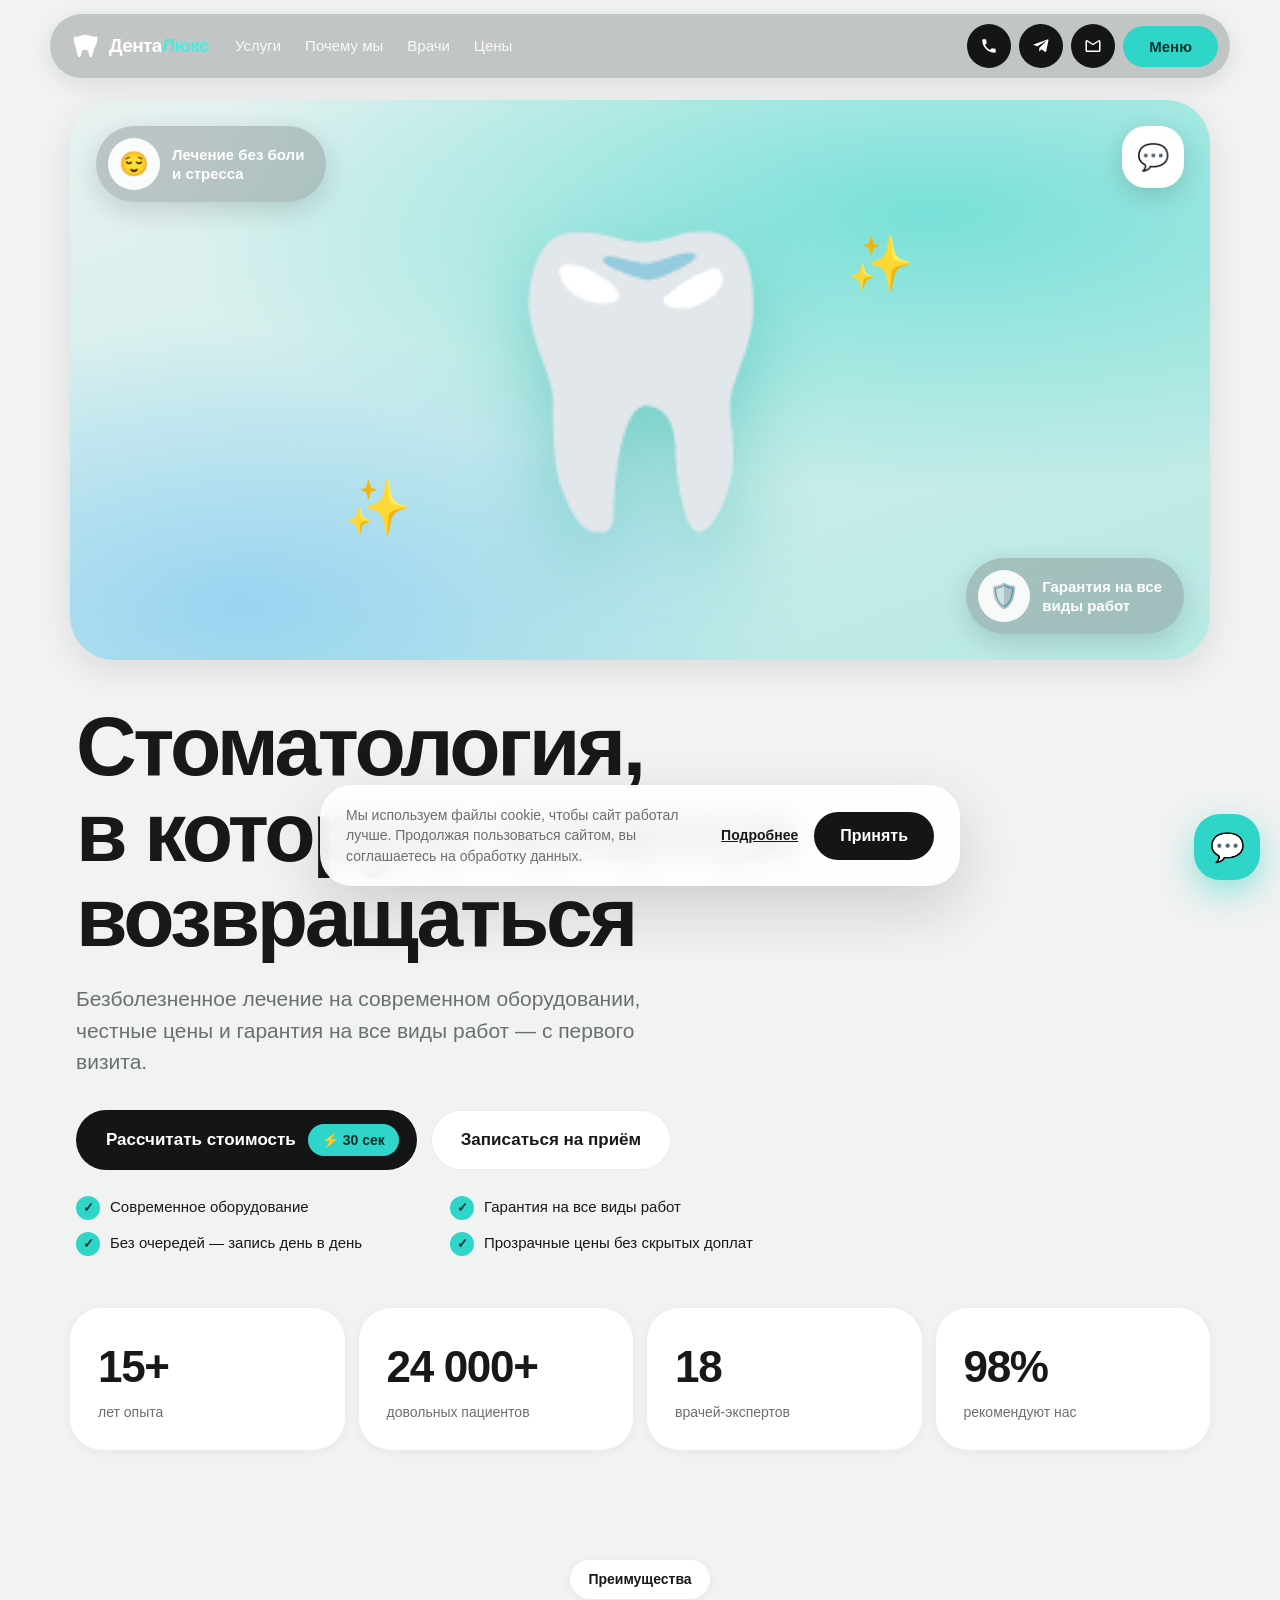
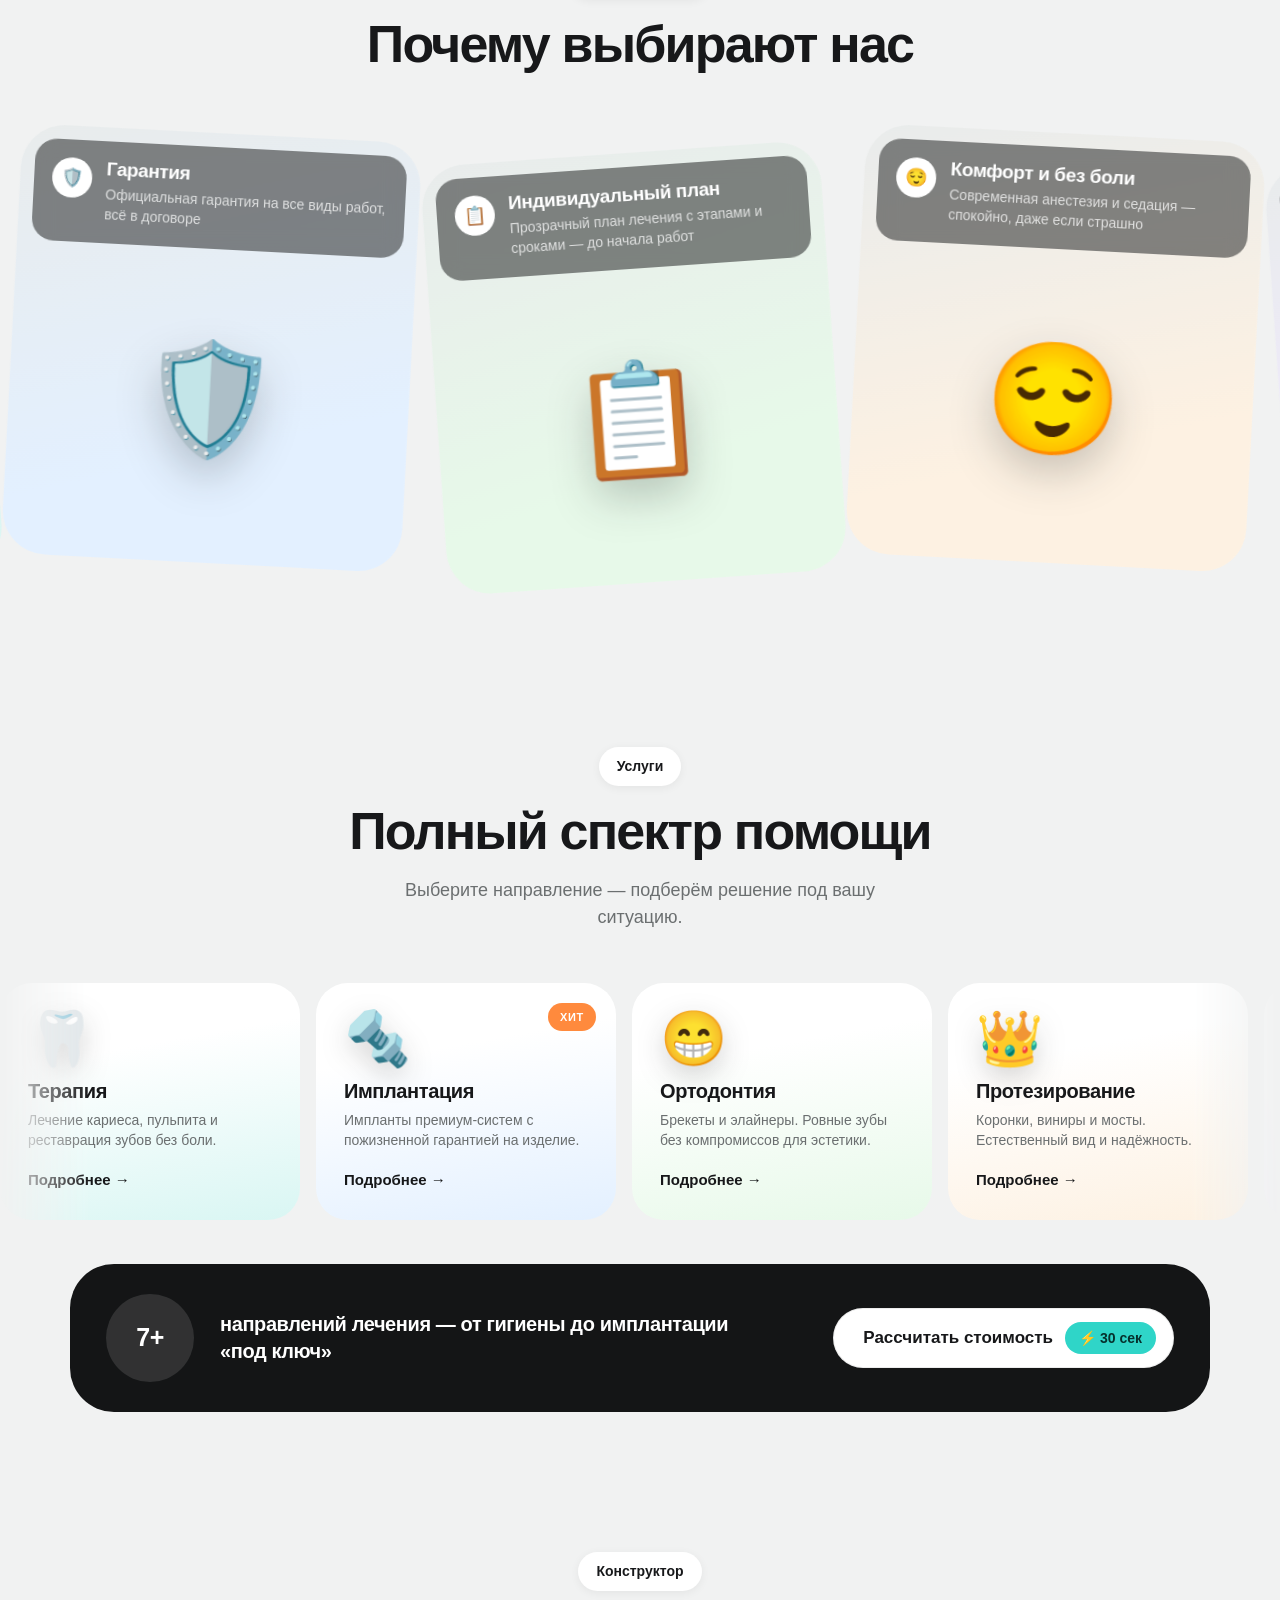
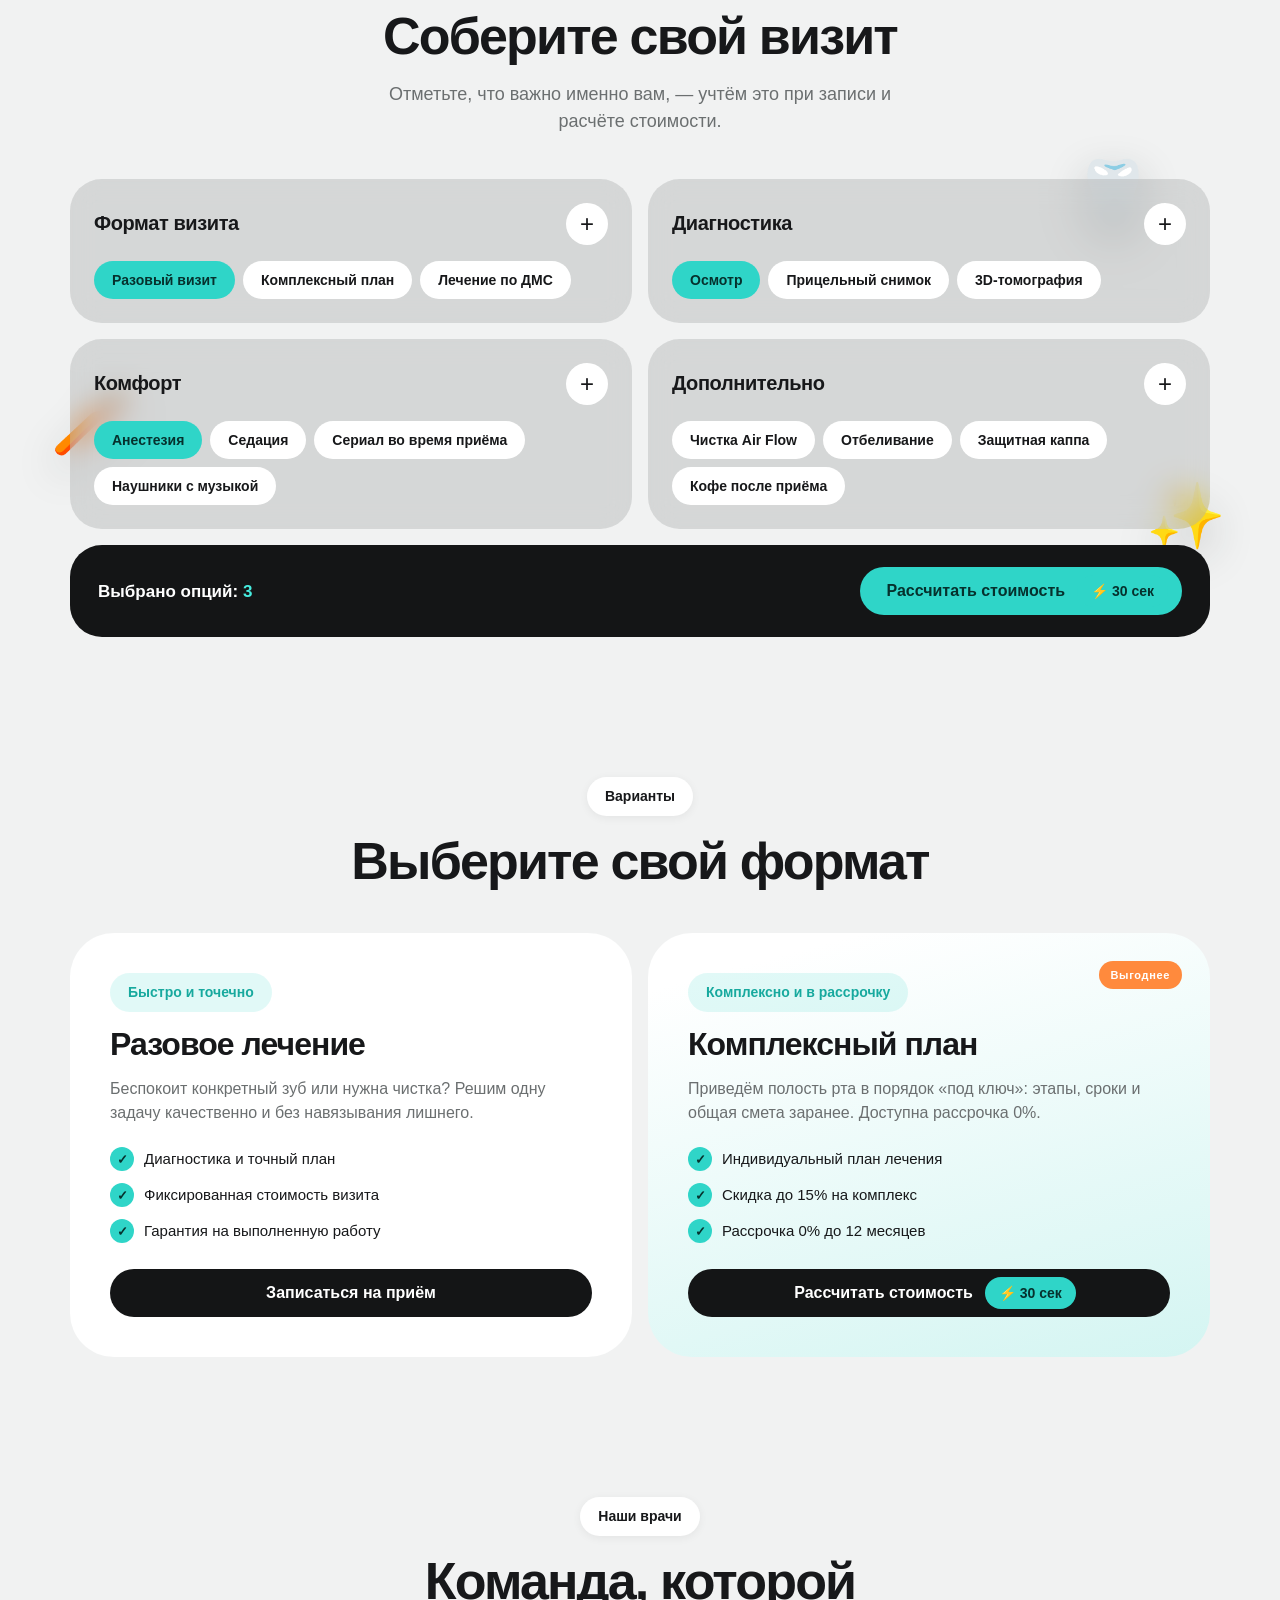
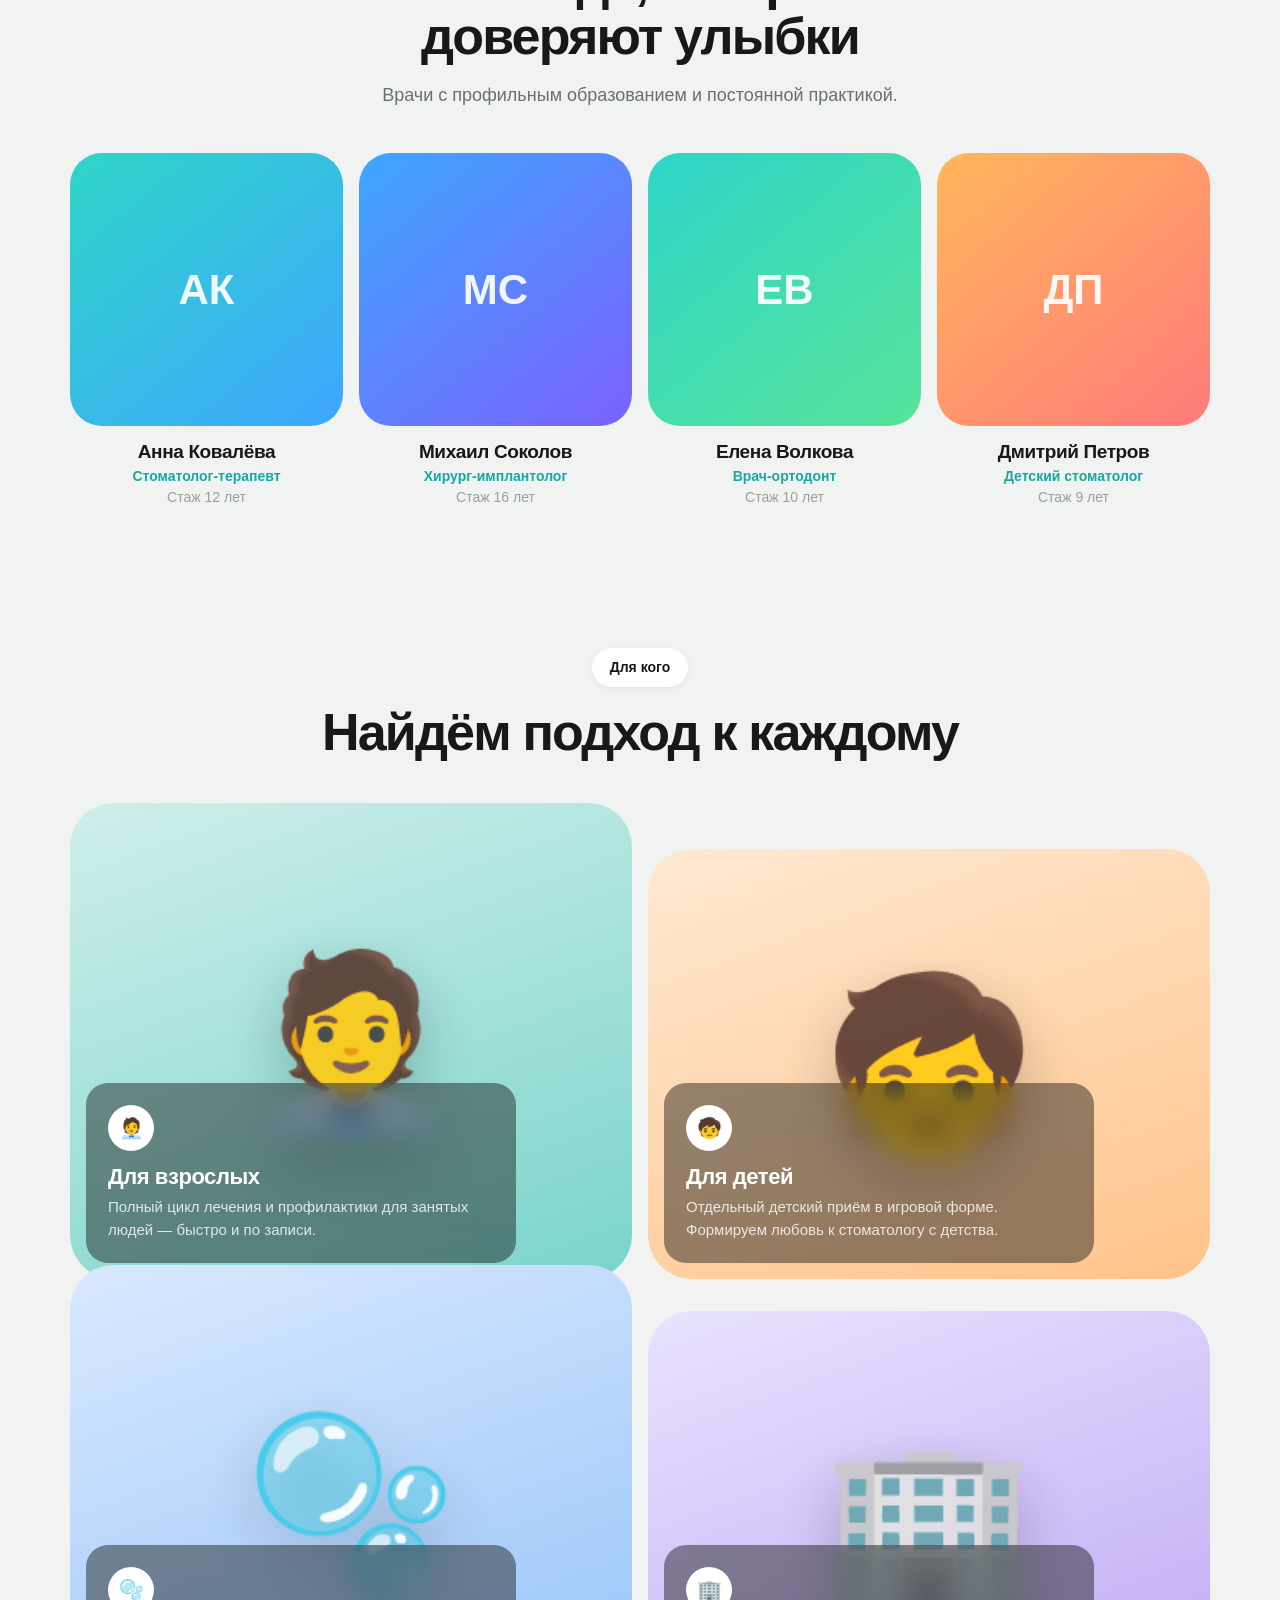
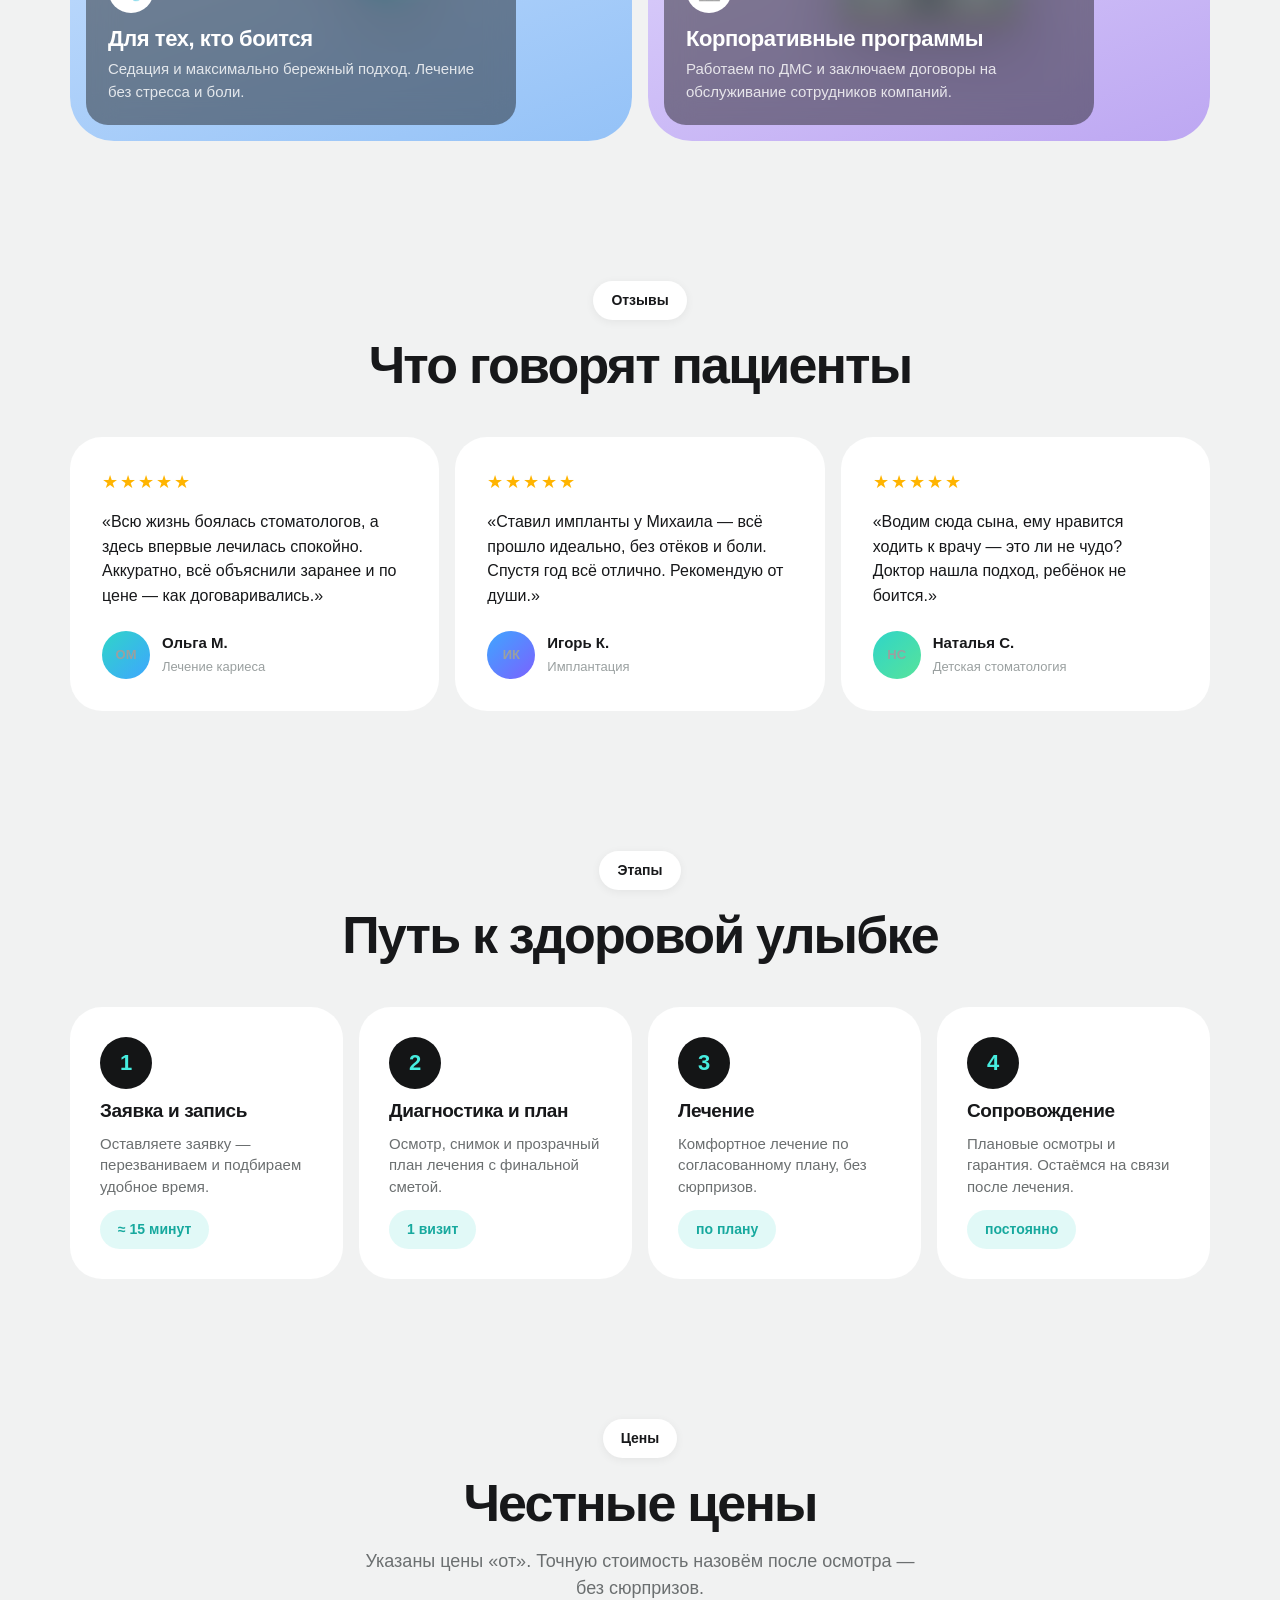
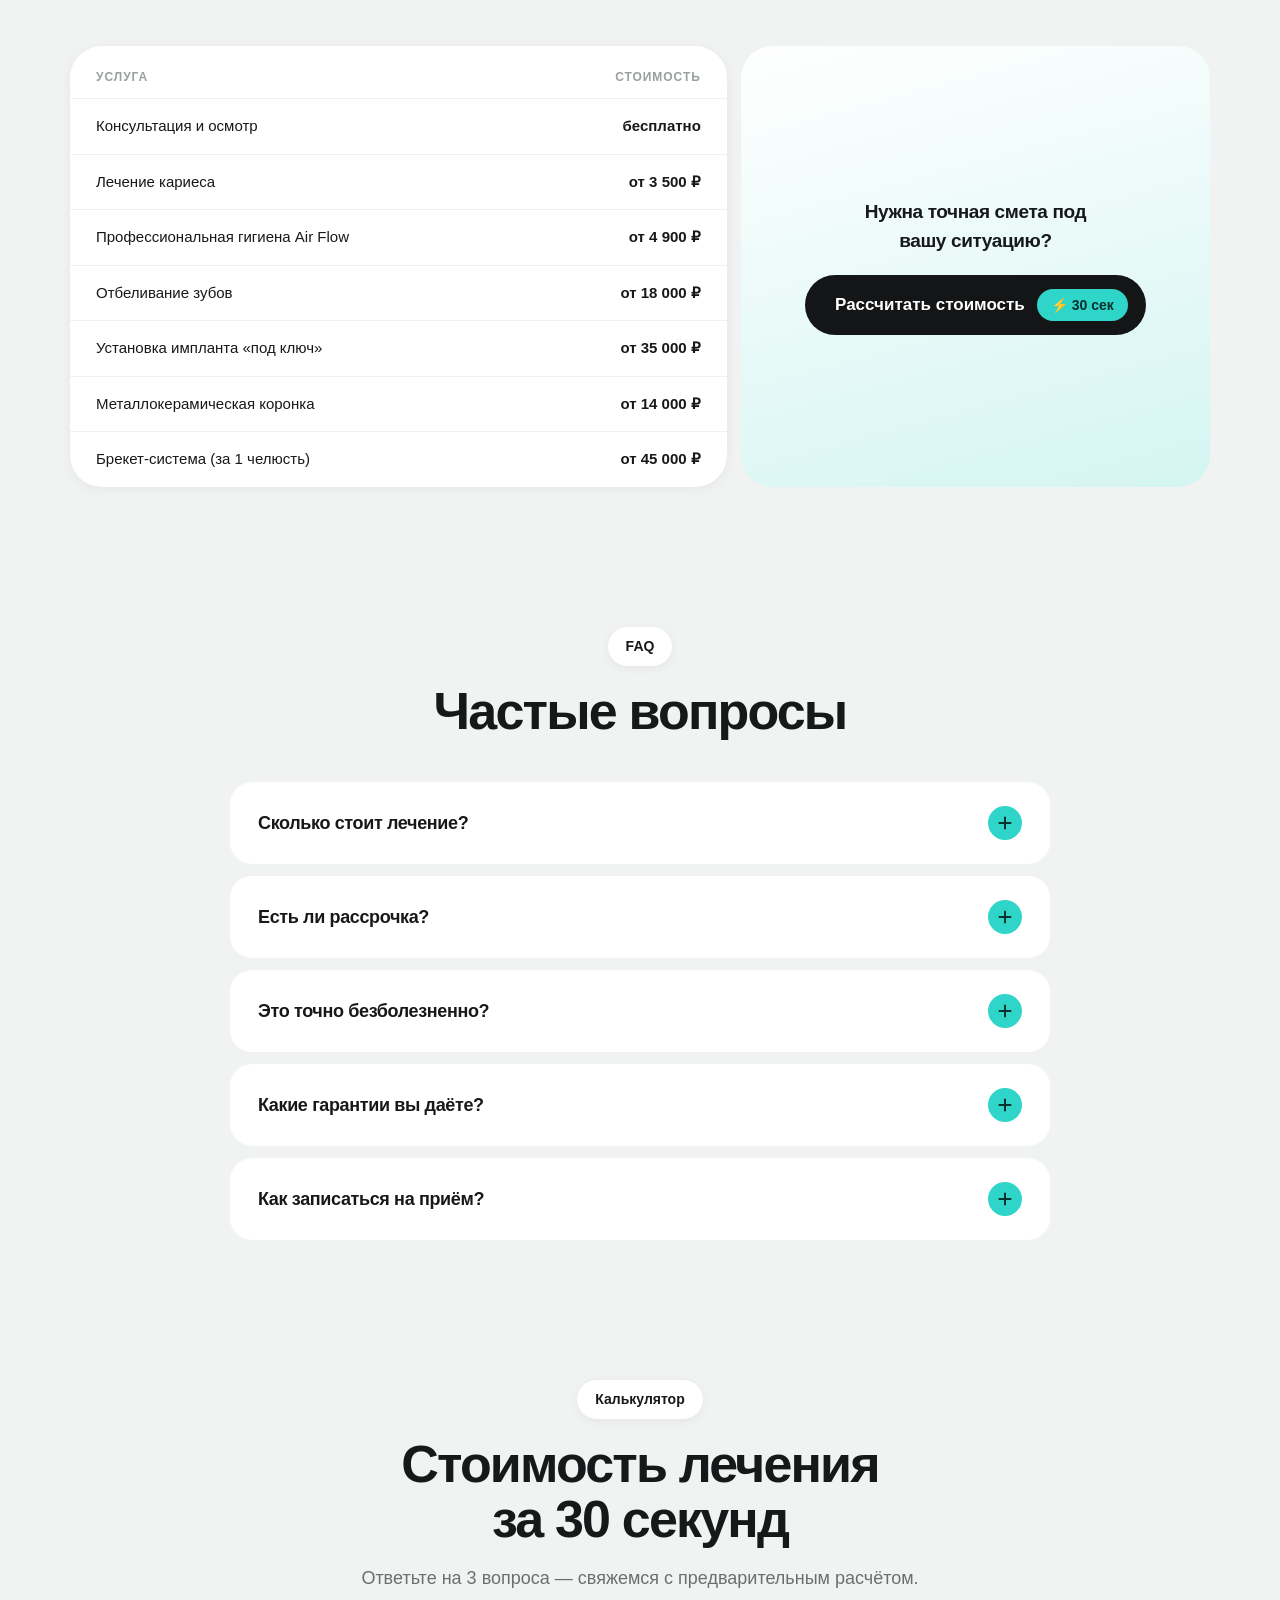
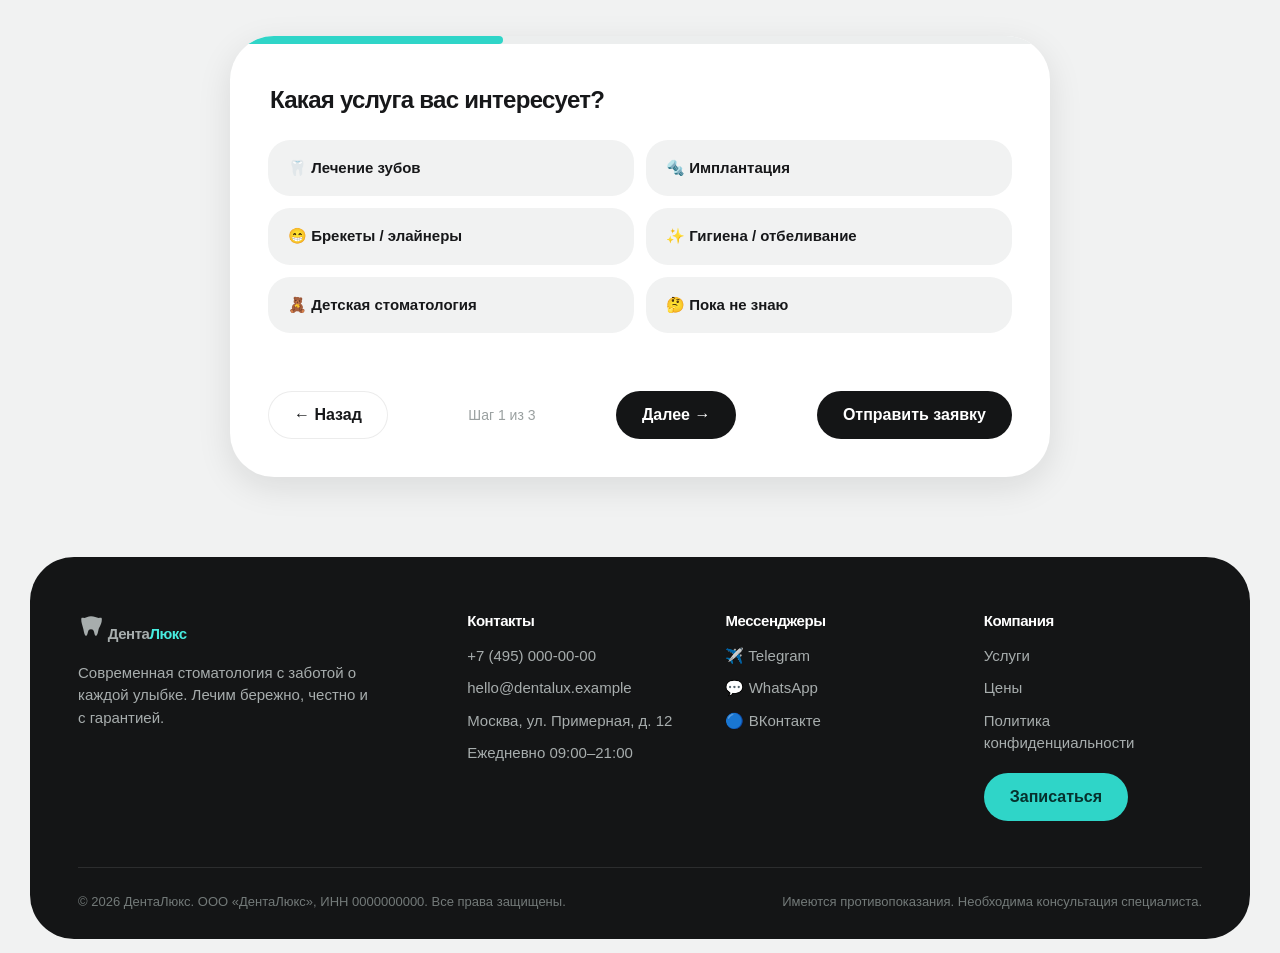
<file: index.html>
<!DOCTYPE html>
<html lang="ru">
<head>
  <meta charset="UTF-8" />
  <meta name="viewport" content="width=device-width, initial-scale=1.0" />
  <title>ДентаЛюкс — стоматология, в которую хочется возвращаться | Москва</title>
  <meta name="description" content="Современная стоматологическая клиника ДентаЛюкс в Москве: безболезненное лечение, гарантия на все виды работ, запись день в день, прозрачные цены. Терапия, имплантация, ортодонтия, детская стоматология." />
  <meta name="keywords" content="стоматология, стоматологическая клиника, лечение зубов, имплантация, отбеливание, брекеты, детская стоматология, Москва" />
  <meta name="theme-color" content="#2FD5C8" />

  <!-- Open Graph -->
  <meta property="og:type" content="website" />
  <meta property="og:title" content="ДентаЛюкс — стоматология, в которую хочется возвращаться" />
  <meta property="og:description" content="Безболезненное лечение, гарантия на все виды работ, запись день в день. Запишитесь на приём онлайн." />
  <meta property="og:locale" content="ru_RU" />

  <link rel="stylesheet" href="styles.css" />

  <!-- Structured data for SEO -->
  <script type="application/ld+json">
  {
    "@context": "https://schema.org",
    "@type": "Dentist",
    "name": "ДентаЛюкс",
    "description": "Современная стоматологическая клиника в Москве",
    "telephone": "+7 (495) 000-00-00",
    "address": {
      "@type": "PostalAddress",
      "streetAddress": "ул. Примерная, д. 12",
      "addressLocality": "Москва",
      "addressCountry": "RU"
    },
    "openingHours": "Mo-Su 09:00-21:00",
    "priceRange": "₽₽"
  }
  </script>
</head>
<body data-brand="ДентаЛюкс">

  <!-- ===================== HEADER (floating capsule) ===================== -->
  <header class="header" id="header">
    <div class="header__bar">
      <a href="#hero" class="logo" aria-label="ДентаЛюкс — на главную">
        <svg width="30" height="30" viewBox="0 0 24 24" fill="none" xmlns="http://www.w3.org/2000/svg" aria-hidden="true">
          <path d="M12 3C9 3 8 4.5 6 4.5S3 3.5 3 6c0 3 1 5 1.8 8.2C5.4 16.6 6 21 7.5 21c1.2 0 1.3-2.5 1.9-4.2.4-1.1.9-1.8 2.6-1.8s2.2.7 2.6 1.8c.6 1.7.7 4.2 1.9 4.2 1.5 0 2.1-4.4 2.7-6.8C21 11 22 9 22 6c0-2.5-1-1.5-3-1.5S15 3 12 3Z" fill="currentColor"/>
        </svg>
        <span class="logo__text">Дента<em>Люкс</em></span>
      </a>

      <nav class="header__nav" aria-label="Основная навигация">
        <a href="#services">Услуги</a>
        <a href="#why">Почему мы</a>
        <a href="#doctors">Врачи</a>
        <a href="#pricing">Цены</a>
      </nav>

      <div class="header__actions">
        <a href="tel:+74950000000" class="icon-btn" aria-label="Позвонить: +7 (495) 000-00-00">
          <svg width="18" height="18" viewBox="0 0 24 24" fill="none" aria-hidden="true"><path d="M6.6 10.8a15 15 0 0 0 6.6 6.6l2.2-2.2c.3-.3.7-.4 1-.2 1.2.4 2.4.6 3.6.6.6 0 1 .4 1 1V20c0 .6-.4 1-1 1A17 17 0 0 1 3 4c0-.6.4-1 1-1h3.4c.6 0 1 .4 1 1 0 1.3.2 2.5.6 3.6.1.4 0 .8-.3 1.1L6.6 10.8Z" fill="currentColor"/></svg>
        </a>
        <a href="#" class="icon-btn" aria-label="Написать в Telegram">
          <svg width="18" height="18" viewBox="0 0 24 24" fill="none" aria-hidden="true"><path d="M21.9 4.6 18.9 19c-.2 1-.8 1.2-1.7.8l-4.6-3.4-2.2 2.1c-.3.3-.5.5-.9.5l.3-4.7L18.4 6c.4-.3-.1-.5-.6-.2L7.3 12.4l-4.5-1.4c-1-.3-1-1 .2-1.4L20.6 3.2c.8-.3 1.5.2 1.3 1.4Z" fill="currentColor"/></svg>
        </a>
        <a href="mailto:hello@dentalux.example" class="icon-btn" aria-label="Написать на почту">
          <svg width="18" height="18" viewBox="0 0 24 24" fill="none" aria-hidden="true"><path d="M4 4h16c1.1 0 2 .9 2 2v12c0 1.1-.9 2-2 2H4a2 2 0 0 1-2-2V6c0-1.1.9-2 2-2Zm8 7L4 6v12h16V6l-8 5Zm0-2 8-5H4l8 5Z" fill="currentColor"/></svg>
        </a>
        <button class="btn btn--accent header__menu-btn" id="burger" aria-expanded="false" aria-controls="menuOverlay">Меню</button>
      </div>
    </div>

    <!-- fullscreen menu overlay -->
    <div class="menu-overlay" id="menuOverlay" hidden>
      <nav class="menu-overlay__nav" aria-label="Меню">
        <a href="#services">Услуги</a>
        <a href="#why">Почему мы</a>
        <a href="#doctors">Врачи</a>
        <a href="#pricing">Цены</a>
        <a href="#reviews">Отзывы</a>
        <a href="#footer">Контакты</a>
      </nav>
      <div class="menu-overlay__foot">
        <a href="tel:+74950000000" class="menu-overlay__phone">+7 (495) 000-00-00</a>
        <button class="btn btn--dark btn--block" data-open-modal>Записаться на приём</button>
      </div>
    </div>
  </header>

  <main>
    <!-- ===================== HERO ===================== -->
    <section class="hero" id="hero">
      <div class="container">
        <div class="hero__media reveal" data-reveal>
          <div class="hero__scene" aria-hidden="true">
            <span class="hero__tooth">🦷</span>
            <span class="hero__spark hero__spark--1">✨</span>
            <span class="hero__spark hero__spark--2">✨</span>
          </div>
          <div class="glass-chip hero__chip hero__chip--1">
            <span class="glass-chip__icon">😌</span>
            <span>Лечение без боли<br>и стресса</span>
          </div>
          <div class="glass-chip hero__chip hero__chip--2">
            <span class="glass-chip__icon">🛡️</span>
            <span>Гарантия на все<br>виды работ</span>
          </div>
          <button class="hero__chat" data-open-modal aria-label="Открыть форму записи">💬</button>
        </div>

        <div class="hero__content">
          <h1 class="hero__title">
            <span class="reveal" data-reveal>Стоматология,</span>
            <span class="reveal" data-reveal>в которую хочется</span>
            <span class="reveal" data-reveal>возвращаться</span>
          </h1>
          <p class="hero__subtitle reveal" data-reveal>
            Безболезненное лечение на современном оборудовании, честные цены
            и гарантия на все виды работ — с первого визита.
          </p>
          <div class="hero__cta reveal" data-reveal>
            <button class="btn btn--dark btn--xl" data-open-quiz>
              Рассчитать стоимость
              <span class="btn__pill">⚡ 30 сек</span>
            </button>
            <button class="btn btn--white btn--xl" data-open-modal>Записаться на приём</button>
          </div>
          <ul class="hero__bullets reveal" data-reveal>
            <li><span class="check" aria-hidden="true">✓</span> Современное оборудование</li>
            <li><span class="check" aria-hidden="true">✓</span> Гарантия на все виды работ</li>
            <li><span class="check" aria-hidden="true">✓</span> Без очередей — запись день в день</li>
            <li><span class="check" aria-hidden="true">✓</span> Прозрачные цены без скрытых доплат</li>
          </ul>
        </div>

        <div class="stats reveal" data-reveal>
          <div class="stat">
            <span class="stat__num" data-count="15" data-suffix="+">0</span>
            <span class="stat__label">лет опыта</span>
          </div>
          <div class="stat">
            <span class="stat__num" data-count="24000" data-suffix="+">0</span>
            <span class="stat__label">довольных пациентов</span>
          </div>
          <div class="stat">
            <span class="stat__num" data-count="18">0</span>
            <span class="stat__label">врачей-экспертов</span>
          </div>
          <div class="stat">
            <span class="stat__num" data-count="98" data-suffix="%">0</span>
            <span class="stat__label">рекомендуют нас</span>
          </div>
        </div>
      </div>
    </section>

    <!-- ===================== WHY US (scroll-driven tilted carousel) ===================== -->
    <section class="section" id="why">
      <div class="container">
        <div class="section__head reveal" data-reveal>
          <span class="chip">Преимущества</span>
          <h2 class="section__title">Почему выбирают нас</h2>
        </div>
      </div>
      <div class="carousel reveal" data-reveal data-carousel>
        <div class="carousel__track">
          <article class="gcard gcard--tilt" style="--tint:#d9f6f3">
            <div class="gcard__caption">
              <span class="gcard__dot" aria-hidden="true">⚡</span>
              <div><h3>Быстрая запись</h3><p>Свободные окна день в день. Никаких недель ожидания</p></div>
            </div>
            <span class="gcard__art" aria-hidden="true">⚡</span>
          </article>
          <article class="gcard gcard--tilt" style="--tint:#e3f0ff">
            <div class="gcard__caption">
              <span class="gcard__dot" aria-hidden="true">🛡️</span>
              <div><h3>Гарантия</h3><p>Официальная гарантия на все виды работ, всё в договоре</p></div>
            </div>
            <span class="gcard__art" aria-hidden="true">🛡️</span>
          </article>
          <article class="gcard gcard--tilt" style="--tint:#e7f9e9">
            <div class="gcard__caption">
              <span class="gcard__dot" aria-hidden="true">📋</span>
              <div><h3>Индивидуальный план</h3><p>Прозрачный план лечения с этапами и сроками — до начала работ</p></div>
            </div>
            <span class="gcard__art" aria-hidden="true">📋</span>
          </article>
          <article class="gcard gcard--tilt" style="--tint:#fdf1e2">
            <div class="gcard__caption">
              <span class="gcard__dot" aria-hidden="true">😌</span>
              <div><h3>Комфорт и без боли</h3><p>Современная анестезия и седация — спокойно, даже если страшно</p></div>
            </div>
            <span class="gcard__art" aria-hidden="true">😌</span>
          </article>
          <article class="gcard gcard--tilt" style="--tint:#f0e9ff">
            <div class="gcard__caption">
              <span class="gcard__dot" aria-hidden="true">💳</span>
              <div><h3>Прозрачные цены</h3><p>Стоимость известна заранее. Никаких скрытых доплат</p></div>
            </div>
            <span class="gcard__art" aria-hidden="true">💳</span>
          </article>
          <article class="gcard gcard--tilt" style="--tint:#dff5f9">
            <div class="gcard__caption">
              <span class="gcard__dot" aria-hidden="true">🔑</span>
              <div><h3>Работа «под ключ»</h3><p>От диагностики до лечения. Вам нужно только прийти</p></div>
            </div>
            <span class="gcard__art" aria-hidden="true">🔑</span>
          </article>
        </div>
      </div>
    </section>

    <!-- ===================== SERVICES (marquee) ===================== -->
    <section class="section" id="services">
      <div class="container">
        <div class="section__head reveal" data-reveal>
          <span class="chip">Услуги</span>
          <h2 class="section__title">Полный спектр помощи</h2>
          <p class="section__lead">Выберите направление — подберём решение под вашу ситуацию.</p>
        </div>
      </div>

      <div class="marquee" aria-label="Список услуг">
        <div class="marquee__track">
          <article class="service-card" style="--tint:#d9f6f3">
            <span class="service-card__icon" aria-hidden="true">🦷</span>
            <h3>Терапия</h3>
            <p>Лечение кариеса, пульпита и реставрация зубов без боли.</p>
            <a href="#quiz" data-open-quiz class="link-arrow">Подробнее →</a>
          </article>
          <article class="service-card" style="--tint:#e3f0ff">
            <span class="badge badge--hit">ХИТ</span>
            <span class="service-card__icon" aria-hidden="true">🔩</span>
            <h3>Имплантация</h3>
            <p>Импланты премиум-систем с пожизненной гарантией на изделие.</p>
            <a href="#quiz" data-open-quiz class="link-arrow">Подробнее →</a>
          </article>
          <article class="service-card" style="--tint:#e7f9e9">
            <span class="service-card__icon" aria-hidden="true">😁</span>
            <h3>Ортодонтия</h3>
            <p>Брекеты и элайнеры. Ровные зубы без компромиссов для эстетики.</p>
            <a href="#quiz" data-open-quiz class="link-arrow">Подробнее →</a>
          </article>
          <article class="service-card" style="--tint:#fdf1e2">
            <span class="service-card__icon" aria-hidden="true">👑</span>
            <h3>Протезирование</h3>
            <p>Коронки, виниры и мосты. Естественный вид и надёжность.</p>
            <a href="#quiz" data-open-quiz class="link-arrow">Подробнее →</a>
          </article>
          <article class="service-card" style="--tint:#f0e9ff">
            <span class="service-card__icon" aria-hidden="true">🔪</span>
            <h3>Хирургия</h3>
            <p>Аккуратное удаление и костная пластика опытными хирургами.</p>
            <a href="#quiz" data-open-quiz class="link-arrow">Подробнее →</a>
          </article>
          <article class="service-card" style="--tint:#dff5f9">
            <span class="badge badge--hit">ХИТ</span>
            <span class="service-card__icon" aria-hidden="true">✨</span>
            <h3>Гигиена и отбеливание</h3>
            <p>Профчистка Air Flow и отбеливание до 8 тонов за визит.</p>
            <a href="#quiz" data-open-quiz class="link-arrow">Подробнее →</a>
          </article>
          <article class="service-card" style="--tint:#ffeef0">
            <span class="service-card__icon" aria-hidden="true">🧸</span>
            <h3>Детская стоматология</h3>
            <p>Бережно и в игровой форме. Дети уходят с улыбкой, а не в слезах.</p>
            <a href="#quiz" data-open-quiz class="link-arrow">Подробнее →</a>
          </article>
        </div>
      </div>

      <div class="container">
        <div class="banner reveal" data-reveal>
          <span class="banner__num">7+</span>
          <p>направлений лечения — от гигиены до имплантации «под ключ»</p>
          <button class="btn btn--white btn--xl" data-open-quiz>Рассчитать стоимость <span class="btn__pill">⚡ 30 сек</span></button>
        </div>
      </div>
    </section>

    <!-- ===================== CONFIGURATOR ===================== -->
    <section class="section" id="config">
      <div class="container">
        <div class="section__head reveal" data-reveal>
          <span class="chip">Конструктор</span>
          <h2 class="section__title">Соберите свой визит</h2>
          <p class="section__lead">Отметьте, что важно именно вам, — учтём это при записи и расчёте стоимости.</p>
        </div>
        <div class="config reveal" data-reveal>
          <span class="config__float" aria-hidden="true" style="top:-34px;right:5%">🦷</span>
          <span class="config__float" aria-hidden="true" style="top:42%;left:-20px">🪥</span>
          <span class="config__float" aria-hidden="true" style="bottom:16%;right:-16px">✨</span>
          <div class="config__panel">
            <div class="config__head"><h3>Формат визита</h3><button type="button" class="config__plus" aria-expanded="true" aria-label="Свернуть или развернуть список опций">+</button></div>
            <div class="config__chips">
              <button type="button" class="config__opt is-on">Разовый визит</button>
              <button type="button" class="config__opt">Комплексный план</button>
              <button type="button" class="config__opt">Лечение по ДМС</button>
            </div>
          </div>
          <div class="config__panel">
            <div class="config__head"><h3>Диагностика</h3><button type="button" class="config__plus" aria-expanded="true" aria-label="Свернуть или развернуть список опций">+</button></div>
            <div class="config__chips">
              <button type="button" class="config__opt is-on">Осмотр</button>
              <button type="button" class="config__opt">Прицельный снимок</button>
              <button type="button" class="config__opt">3D-томография</button>
            </div>
          </div>
          <div class="config__panel">
            <div class="config__head"><h3>Комфорт</h3><button type="button" class="config__plus" aria-expanded="true" aria-label="Свернуть или развернуть список опций">+</button></div>
            <div class="config__chips">
              <button type="button" class="config__opt is-on">Анестезия</button>
              <button type="button" class="config__opt">Седация</button>
              <button type="button" class="config__opt">Сериал во время приёма</button>
              <button type="button" class="config__opt">Наушники с музыкой</button>
            </div>
          </div>
          <div class="config__panel">
            <div class="config__head"><h3>Дополнительно</h3><button type="button" class="config__plus" aria-expanded="true" aria-label="Свернуть или развернуть список опций">+</button></div>
            <div class="config__chips">
              <button type="button" class="config__opt">Чистка Air Flow</button>
              <button type="button" class="config__opt">Отбеливание</button>
              <button type="button" class="config__opt">Защитная каппа</button>
              <button type="button" class="config__opt">Кофе после приёма</button>
            </div>
          </div>
          <div class="config__bar">
            <p>Выбрано опций: <b id="configCount">0</b></p>
            <button class="btn btn--accent" data-open-quiz>Рассчитать стоимость <span class="btn__pill">⚡ 30 сек</span></button>
          </div>
        </div>
      </div>
    </section>

    <!-- ===================== SOLUTION PATHS ===================== -->
    <section class="section" id="paths">
      <div class="container">
        <div class="section__head reveal" data-reveal>
          <span class="chip">Варианты</span>
          <h2 class="section__title">Выберите свой формат</h2>
        </div>
        <div class="grid grid--2">
          <article class="path-card reveal" data-reveal>
            <span class="chip chip--soft">Быстро и точечно</span>
            <h3>Разовое лечение</h3>
            <p>Беспокоит конкретный зуб или нужна чистка? Решим одну задачу качественно и без навязывания лишнего.</p>
            <ul class="path-card__list">
              <li><span class="check">✓</span> Диагностика и точный план</li>
              <li><span class="check">✓</span> Фиксированная стоимость визита</li>
              <li><span class="check">✓</span> Гарантия на выполненную работу</li>
            </ul>
            <button class="btn btn--dark btn--block" data-open-modal>Записаться на приём</button>
          </article>

          <article class="path-card path-card--accent reveal" data-reveal>
            <span class="badge badge--hit path-card__badge">Выгоднее</span>
            <span class="chip chip--soft">Комплексно и в рассрочку</span>
            <h3>Комплексный план</h3>
            <p>Приведём полость рта в порядок «под ключ»: этапы, сроки и общая смета заранее. Доступна рассрочка 0%.</p>
            <ul class="path-card__list">
              <li><span class="check">✓</span> Индивидуальный план лечения</li>
              <li><span class="check">✓</span> Скидка до 15% на комплекс</li>
              <li><span class="check">✓</span> Рассрочка 0% до 12 месяцев</li>
            </ul>
            <button class="btn btn--dark btn--block" data-open-quiz>Рассчитать стоимость <span class="btn__pill">⚡ 30 сек</span></button>
          </article>
        </div>
      </div>
    </section>

    <!-- ===================== DOCTORS ===================== -->
    <section class="section" id="doctors">
      <div class="container">
        <div class="section__head reveal" data-reveal>
          <span class="chip">Наши врачи</span>
          <h2 class="section__title">Команда, которой доверяют улыбки</h2>
          <p class="section__lead">Врачи с профильным образованием и постоянной практикой.</p>
        </div>
        <div class="grid grid--4">
          <article class="doctor reveal" data-reveal>
            <div class="doctor__photo" style="--c1:#2FD5C8;--c2:#3EA6FF" aria-hidden="true"><span>АК</span></div>
            <h3>Анна Ковалёва</h3>
            <p class="doctor__spec">Стоматолог-терапевт</p>
            <p class="doctor__exp">Стаж 12 лет</p>
          </article>
          <article class="doctor reveal" data-reveal>
            <div class="doctor__photo" style="--c1:#3EA6FF;--c2:#7B61FF" aria-hidden="true"><span>МС</span></div>
            <h3>Михаил Соколов</h3>
            <p class="doctor__spec">Хирург-имплантолог</p>
            <p class="doctor__exp">Стаж 16 лет</p>
          </article>
          <article class="doctor reveal" data-reveal>
            <div class="doctor__photo" style="--c1:#2FD5C8;--c2:#57E39B" aria-hidden="true"><span>ЕВ</span></div>
            <h3>Елена Волкова</h3>
            <p class="doctor__spec">Врач-ортодонт</p>
            <p class="doctor__exp">Стаж 10 лет</p>
          </article>
          <article class="doctor reveal" data-reveal>
            <div class="doctor__photo" style="--c1:#FFB65C;--c2:#FF7A7A" aria-hidden="true"><span>ДП</span></div>
            <h3>Дмитрий Петров</h3>
            <p class="doctor__spec">Детский стоматолог</p>
            <p class="doctor__exp">Стаж 9 лет</p>
          </article>
        </div>
      </div>
    </section>

    <!-- ===================== FOR WHOM (photo masonry) ===================== -->
    <section class="section" id="forwhom">
      <div class="container">
        <div class="section__head reveal" data-reveal>
          <span class="chip">Для кого</span>
          <h2 class="section__title">Найдём подход к каждому</h2>
        </div>
        <div class="masonry">
          <article class="pcard reveal" data-reveal style="--pbg:linear-gradient(160deg,#cfeeeb,#79d4cb)">
            <span class="pcard__bg" aria-hidden="true">🧑‍💼</span>
            <div class="pcard__cap">
              <span class="pcard__cap-icon" aria-hidden="true">🧑‍💼</span>
              <h3>Для взрослых</h3>
              <p>Полный цикл лечения и профилактики для занятых людей — быстро и по записи.</p>
            </div>
          </article>
          <article class="pcard reveal" data-reveal style="--pbg:linear-gradient(160deg,#ffe9d2,#ffc38a)">
            <span class="pcard__bg" aria-hidden="true">🧒</span>
            <div class="pcard__cap">
              <span class="pcard__cap-icon" aria-hidden="true">🧒</span>
              <h3>Для детей</h3>
              <p>Отдельный детский приём в игровой форме. Формируем любовь к стоматологу с детства.</p>
            </div>
          </article>
          <article class="pcard reveal" data-reveal style="--pbg:linear-gradient(160deg,#d9e9ff,#94c2f7)">
            <span class="pcard__bg" aria-hidden="true">🫧</span>
            <div class="pcard__cap">
              <span class="pcard__cap-icon" aria-hidden="true">🫧</span>
              <h3>Для тех, кто боится</h3>
              <p>Седация и максимально бережный подход. Лечение без стресса и боли.</p>
            </div>
          </article>
          <article class="pcard reveal" data-reveal style="--pbg:linear-gradient(160deg,#e9e2ff,#bda7f2)">
            <span class="pcard__bg" aria-hidden="true">🏢</span>
            <div class="pcard__cap">
              <span class="pcard__cap-icon" aria-hidden="true">🏢</span>
              <h3>Корпоративные программы</h3>
              <p>Работаем по ДМС и заключаем договоры на обслуживание сотрудников компаний.</p>
            </div>
          </article>
        </div>
      </div>
    </section>

    <!-- ===================== REVIEWS ===================== -->
    <section class="section" id="reviews">
      <div class="container">
        <div class="section__head reveal" data-reveal>
          <span class="chip">Отзывы</span>
          <h2 class="section__title">Что говорят пациенты</h2>
        </div>
        <div class="grid grid--3">
          <article class="review reveal" data-reveal>
            <div class="review__stars" aria-label="Оценка 5 из 5">★★★★★</div>
            <p class="review__text">«Всю жизнь боялась стоматологов, а здесь впервые лечилась спокойно. Аккуратно, всё объяснили заранее и по цене — как договаривались.»</p>
            <div class="review__author">
              <span class="review__avatar" style="--c1:#2FD5C8;--c2:#3EA6FF">ОМ</span>
              <div><strong>Ольга М.</strong><span>Лечение кариеса</span></div>
            </div>
          </article>
          <article class="review reveal" data-reveal>
            <div class="review__stars" aria-label="Оценка 5 из 5">★★★★★</div>
            <p class="review__text">«Ставил импланты у Михаила — всё прошло идеально, без отёков и боли. Спустя год всё отлично. Рекомендую от души.»</p>
            <div class="review__author">
              <span class="review__avatar" style="--c1:#3EA6FF;--c2:#7B61FF">ИК</span>
              <div><strong>Игорь К.</strong><span>Имплантация</span></div>
            </div>
          </article>
          <article class="review reveal" data-reveal>
            <div class="review__stars" aria-label="Оценка 5 из 5">★★★★★</div>
            <p class="review__text">«Водим сюда сына, ему нравится ходить к врачу — это ли не чудо? Доктор нашла подход, ребёнок не боится.»</p>
            <div class="review__author">
              <span class="review__avatar" style="--c1:#2FD5C8;--c2:#57E39B">НС</span>
              <div><strong>Наталья С.</strong><span>Детская стоматология</span></div>
            </div>
          </article>
        </div>
      </div>
    </section>

    <!-- ===================== PROCESS ===================== -->
    <section class="section" id="process">
      <div class="container">
        <div class="section__head reveal" data-reveal>
          <span class="chip">Этапы</span>
          <h2 class="section__title">Путь к здоровой улыбке</h2>
        </div>
        <div class="steps">
          <article class="step reveal" data-reveal>
            <span class="step__num">1</span>
            <h3>Заявка и запись</h3>
            <p>Оставляете заявку — перезваниваем и подбираем удобное время.</p>
            <span class="chip chip--soft">≈ 15 минут</span>
          </article>
          <article class="step reveal" data-reveal>
            <span class="step__num">2</span>
            <h3>Диагностика и план</h3>
            <p>Осмотр, снимок и прозрачный план лечения с финальной сметой.</p>
            <span class="chip chip--soft">1 визит</span>
          </article>
          <article class="step reveal" data-reveal>
            <span class="step__num">3</span>
            <h3>Лечение</h3>
            <p>Комфортное лечение по согласованному плану, без сюрпризов.</p>
            <span class="chip chip--soft">по плану</span>
          </article>
          <article class="step reveal" data-reveal>
            <span class="step__num">4</span>
            <h3>Сопровождение</h3>
            <p>Плановые осмотры и гарантия. Остаёмся на связи после лечения.</p>
            <span class="chip chip--soft">постоянно</span>
          </article>
        </div>
      </div>
    </section>

    <!-- ===================== PRICING ===================== -->
    <section class="section" id="pricing">
      <div class="container">
        <div class="section__head reveal" data-reveal>
          <span class="chip">Цены</span>
          <h2 class="section__title">Честные цены</h2>
          <p class="section__lead">Указаны цены «от». Точную стоимость назовём после осмотра — без сюрпризов.</p>
        </div>
        <div class="pricing reveal" data-reveal>
          <table class="pricing__table">
            <thead>
              <tr><th scope="col">Услуга</th><th scope="col">Стоимость</th></tr>
            </thead>
            <tbody>
              <tr><td>Консультация и осмотр</td><td>бесплатно</td></tr>
              <tr><td>Лечение кариеса</td><td>от 3 500 ₽</td></tr>
              <tr><td>Профессиональная гигиена Air Flow</td><td>от 4 900 ₽</td></tr>
              <tr><td>Отбеливание зубов</td><td>от 18 000 ₽</td></tr>
              <tr><td>Установка импланта «под ключ»</td><td>от 35 000 ₽</td></tr>
              <tr><td>Металлокерамическая коронка</td><td>от 14 000 ₽</td></tr>
              <tr><td>Брекет-система (за 1 челюсть)</td><td>от 45 000 ₽</td></tr>
            </tbody>
          </table>
          <div class="pricing__cta">
            <p>Нужна точная смета под вашу ситуацию?</p>
            <button class="btn btn--dark btn--xl" data-open-quiz>Рассчитать стоимость <span class="btn__pill">⚡ 30 сек</span></button>
          </div>
        </div>
      </div>
    </section>

    <!-- ===================== FAQ ===================== -->
    <section class="section" id="faq">
      <div class="container container--narrow">
        <div class="section__head reveal" data-reveal>
          <span class="chip">FAQ</span>
          <h2 class="section__title">Частые вопросы</h2>
        </div>
        <div class="faq">
          <div class="faq__item reveal" data-reveal>
            <button class="faq__q" aria-expanded="false">
              <span>Сколько стоит лечение?</span><span class="faq__icon" aria-hidden="true"></span>
            </button>
            <div class="faq__a"><p>Стоимость зависит от объёма работ. На консультации мы проводим осмотр и составляем точную смету — вы заранее знаете финальную цену. Консультация бесплатна.</p></div>
          </div>
          <div class="faq__item reveal" data-reveal>
            <button class="faq__q" aria-expanded="false">
              <span>Есть ли рассрочка?</span><span class="faq__icon" aria-hidden="true"></span>
            </button>
            <div class="faq__a"><p>Да, доступна рассрочка 0% до 12 месяцев на комплексное лечение. Условия обсудим на приёме — оформление занимает несколько минут.</p></div>
          </div>
          <div class="faq__item reveal" data-reveal>
            <button class="faq__q" aria-expanded="false">
              <span>Это точно безболезненно?</span><span class="faq__icon" aria-hidden="true"></span>
            </button>
            <div class="faq__a"><p>Мы используем современную анестезию, а для особо тревожных пациентов — седацию. Подавляющее большинство процедур проходит абсолютно комфортно.</p></div>
          </div>
          <div class="faq__item reveal" data-reveal>
            <button class="faq__q" aria-expanded="false">
              <span>Какие гарантии вы даёте?</span><span class="faq__icon" aria-hidden="true"></span>
            </button>
            <div class="faq__a"><p>На все виды работ действует официальная гарантия, зафиксированная в договоре. На импланты премиум-систем — пожизненная гарантия производителя на изделие.</p></div>
          </div>
          <div class="faq__item reveal" data-reveal>
            <button class="faq__q" aria-expanded="false">
              <span>Как записаться на приём?</span><span class="faq__icon" aria-hidden="true"></span>
            </button>
            <div class="faq__a"><p>Нажмите «Записаться на приём» или оставьте заявку через калькулятор. Мы перезвоним в течение 15 минут и подберём удобное время — часто в тот же день.</p></div>
          </div>
        </div>
      </div>
    </section>

    <!-- ===================== QUIZ / CALCULATOR ===================== -->
    <section class="section" id="quiz">
      <div class="container container--narrow">
        <div class="section__head reveal" data-reveal>
          <span class="chip">Калькулятор</span>
          <h2 class="section__title">Стоимость лечения за 30 секунд</h2>
          <p class="section__lead">Ответьте на 3 вопроса — свяжемся с предварительным расчётом.</p>
        </div>
        <div class="quiz reveal" data-reveal id="quizWidget">
          <div class="quiz__progress"><span class="quiz__progress-bar" id="quizBar"></span></div>
          <form class="quiz__form" id="quizForm" novalidate>
            <div class="quiz__viewport">
              <!-- Step 1 -->
              <fieldset class="quiz__step is-active" data-step="1">
                <legend class="quiz__legend">Какая услуга вас интересует?</legend>
                <div class="quiz__options" role="radiogroup" aria-label="Услуга">
                  <label class="quiz__opt"><input type="radio" name="service" value="Терапия / лечение зубов" required><span>🦷 Лечение зубов</span></label>
                  <label class="quiz__opt"><input type="radio" name="service" value="Имплантация"><span>🔩 Имплантация</span></label>
                  <label class="quiz__opt"><input type="radio" name="service" value="Ортодонтия (брекеты/элайнеры)"><span>😁 Брекеты / элайнеры</span></label>
                  <label class="quiz__opt"><input type="radio" name="service" value="Гигиена и отбеливание"><span>✨ Гигиена / отбеливание</span></label>
                  <label class="quiz__opt"><input type="radio" name="service" value="Детская стоматология"><span>🧸 Детская стоматология</span></label>
                  <label class="quiz__opt"><input type="radio" name="service" value="Ещё не определился"><span>🤔 Пока не знаю</span></label>
                </div>
                <p class="quiz__error" data-error></p>
              </fieldset>

              <!-- Step 2 -->
              <fieldset class="quiz__step" data-step="2" hidden>
                <legend class="quiz__legend">Насколько срочно нужна помощь?</legend>
                <div class="quiz__options" role="radiogroup" aria-label="Срочность">
                  <label class="quiz__opt"><input type="radio" name="urgency" value="Острая боль — нужно срочно" required><span>🚑 Острая боль, срочно</span></label>
                  <label class="quiz__opt"><input type="radio" name="urgency" value="В ближайшие дни"><span>📅 В ближайшие дни</span></label>
                  <label class="quiz__opt"><input type="radio" name="urgency" value="Планирую, время терпит"><span>🗓️ Планирую заранее</span></label>
                </div>
                <p class="quiz__error" data-error></p>
              </fieldset>

              <!-- Step 3 -->
              <fieldset class="quiz__step" data-step="3" hidden>
                <legend class="quiz__legend">Как с вами удобно связаться?</legend>
                <div class="quiz__field">
                  <label for="qName">Ваше имя</label>
                  <input type="text" id="qName" name="name" placeholder="Например, Ирина" required autocomplete="name">
                </div>
                <div class="quiz__field">
                  <label for="qPhone">Телефон или Telegram</label>
                  <input type="text" id="qPhone" name="contact" placeholder="+7 (___) ___-__-__ или @username" required autocomplete="tel">
                </div>
                <div class="quiz__radios" role="radiogroup" aria-label="Способ связи">
                  <label class="quiz__chip"><input type="radio" name="channel" value="Телефонный звонок" checked><span>📞 Позвонить</span></label>
                  <label class="quiz__chip"><input type="radio" name="channel" value="Telegram"><span>✈️ Telegram</span></label>
                  <label class="quiz__chip"><input type="radio" name="channel" value="WhatsApp"><span>💬 WhatsApp</span></label>
                </div>
                <label class="quiz__consent">
                  <input type="checkbox" name="consent" required>
                  <span>Я согласен(-на) на обработку персональных данных согласно <a href="#privacy" data-open-privacy>политике конфиденциальности</a>.</span>
                </label>
                <p class="quiz__error" data-error></p>
              </fieldset>

              <!-- Success -->
              <div class="quiz__step quiz__success" data-step="done" hidden>
                <div class="quiz__success-icon" aria-hidden="true">✓</div>
                <h3>Заявка отправлена!</h3>
                <p>Спасибо! Мы свяжемся с вами в течение 15 минут в рабочее время и назовём предварительную стоимость.</p>
                <button type="button" class="btn btn--white" data-quiz-restart>Отправить ещё одну заявку</button>
              </div>
            </div>

            <div class="quiz__nav" id="quizNav">
              <button type="button" class="btn btn--white" id="quizBack" hidden>← Назад</button>
              <span class="quiz__counter" id="quizCounter">Шаг 1 из 3</span>
              <button type="button" class="btn btn--dark" id="quizNext">Далее →</button>
              <button type="submit" class="btn btn--dark" id="quizSubmit" hidden>Отправить заявку</button>
            </div>
          </form>
        </div>
      </div>
    </section>
  </main>

  <!-- ===================== FOOTER ===================== -->
  <footer class="footer" id="footer">
    <div class="footer__box">
      <div class="footer__inner">
        <div class="footer__col footer__brand">
          <a href="#hero" class="logo logo--light">
            <svg width="26" height="26" viewBox="0 0 24 24" fill="none" aria-hidden="true"><path d="M12 3C9 3 8 4.5 6 4.5S3 3.5 3 6c0 3 1 5 1.8 8.2C5.4 16.6 6 21 7.5 21c1.2 0 1.3-2.5 1.9-4.2.4-1.1.9-1.8 2.6-1.8s2.2.7 2.6 1.8c.6 1.7.7 4.2 1.9 4.2 1.5 0 2.1-4.4 2.7-6.8C21 11 22 9 22 6c0-2.5-1-1.5-3-1.5S15 3 12 3Z" fill="currentColor"/></svg>
            <span class="logo__text">Дента<em>Люкс</em></span>
          </a>
          <p>Современная стоматология с заботой о каждой улыбке. Лечим бережно, честно и с гарантией.</p>
        </div>
        <div class="footer__col">
          <h4>Контакты</h4>
          <a href="tel:+74950000000">+7 (495) 000-00-00</a>
          <a href="mailto:hello@dentalux.example">hello@dentalux.example</a>
          <p>Москва, ул. Примерная, д. 12</p>
          <p>Ежедневно 09:00–21:00</p>
        </div>
        <div class="footer__col">
          <h4>Мессенджеры</h4>
          <a href="#" aria-label="Telegram">✈️ Telegram</a>
          <a href="#" aria-label="WhatsApp">💬 WhatsApp</a>
          <a href="#" aria-label="ВКонтакте">🔵 ВКонтакте</a>
        </div>
        <div class="footer__col">
          <h4>Компания</h4>
          <a href="#services">Услуги</a>
          <a href="#pricing">Цены</a>
          <a href="#privacy" data-open-privacy>Политика конфиденциальности</a>
          <button class="btn btn--accent" data-open-modal>Записаться</button>
        </div>
      </div>
      <div class="footer__bottom">
        <p>© 2026 ДентаЛюкс. ООО «ДентаЛюкс», ИНН 0000000000. Все права защищены.</p>
        <p class="footer__disclaimer">Имеются противопоказания. Необходима консультация специалиста.</p>
      </div>
    </div>
  </footer>

  <!-- ===================== MODAL: APPOINTMENT ===================== -->
  <div class="modal" id="modal" hidden>
    <div class="modal__overlay" data-close-modal></div>
    <div class="modal__box" role="dialog" aria-modal="true" aria-labelledby="modalTitle">
      <button class="modal__close" data-close-modal aria-label="Закрыть окно">×</button>
      <h3 id="modalTitle" class="modal__title">Записаться на приём</h3>
      <p class="modal__lead">Оставьте контакты — перезвоним в течение 15 минут и подберём удобное время.</p>
      <form class="modal__form" id="appointmentForm" novalidate>
        <div class="quiz__field">
          <label for="mName">Ваше имя</label>
          <input type="text" id="mName" name="name" placeholder="Например, Ирина" required autocomplete="name">
        </div>
        <div class="quiz__field">
          <label for="mPhone">Телефон или Telegram</label>
          <input type="text" id="mPhone" name="contact" placeholder="+7 (___) ___-__-__ или @username" required autocomplete="tel">
        </div>
        <label class="quiz__consent">
          <input type="checkbox" name="consent" required>
          <span>Согласен(-на) на обработку персональных данных согласно <a href="#privacy" data-open-privacy>политике конфиденциальности</a>.</span>
        </label>
        <p class="quiz__error" data-error></p>
        <button type="submit" class="btn btn--dark btn--block btn--xl">Отправить заявку</button>
      </form>
      <div class="modal__success" hidden>
        <div class="quiz__success-icon" aria-hidden="true">✓</div>
        <h3>Заявка отправлена!</h3>
        <p>Спасибо! Скоро свяжемся с вами.</p>
      </div>
    </div>
  </div>

  <!-- ===================== MODAL: PRIVACY ===================== -->
  <div class="modal" id="privacyModal" hidden>
    <div class="modal__overlay" data-close-privacy></div>
    <div class="modal__box modal__box--wide" role="dialog" aria-modal="true" aria-labelledby="privacyTitle">
      <button class="modal__close" data-close-privacy aria-label="Закрыть окно">×</button>
      <h3 id="privacyTitle" class="modal__title">Политика конфиденциальности</h3>
      <div class="modal__scroll">
        <p>Настоящая политика описывает порядок обработки персональных данных, которые вы предоставляете при использовании сайта ДентаЛюкс.</p>
        <p>Оставляя заявку, вы даёте согласие на обработку указанных данных (имя, контактные данные) с целью связи с вами и записи на приём. Данные не передаются третьим лицам и хранятся с соблюдением требований законодательства РФ.</p>
        <p>Вы можете отозвать согласие, обратившись по контактам, указанным на сайте. Это демонстрационный текст-заглушка — замените его на актуальную политику вашей организации.</p>
      </div>
    </div>
  </div>

  <!-- ===================== COOKIE BANNER ===================== -->
  <div class="cookie" id="cookie" hidden>
    <p>Мы используем файлы cookie, чтобы сайт работал лучше. Продолжая пользоваться сайтом, вы соглашаетесь на обработку данных.</p>
    <div class="cookie__actions">
      <a href="#privacy" data-open-privacy class="cookie__link">Подробнее</a>
      <button class="btn btn--dark" id="cookieAccept">Принять</button>
    </div>
  </div>

  <!-- floating chat button (as on reference) -->
  <button class="fab" data-open-modal aria-label="Открыть форму записи">💬</button>

  <script src="script.js"></script>
</body>
</html>
</file>
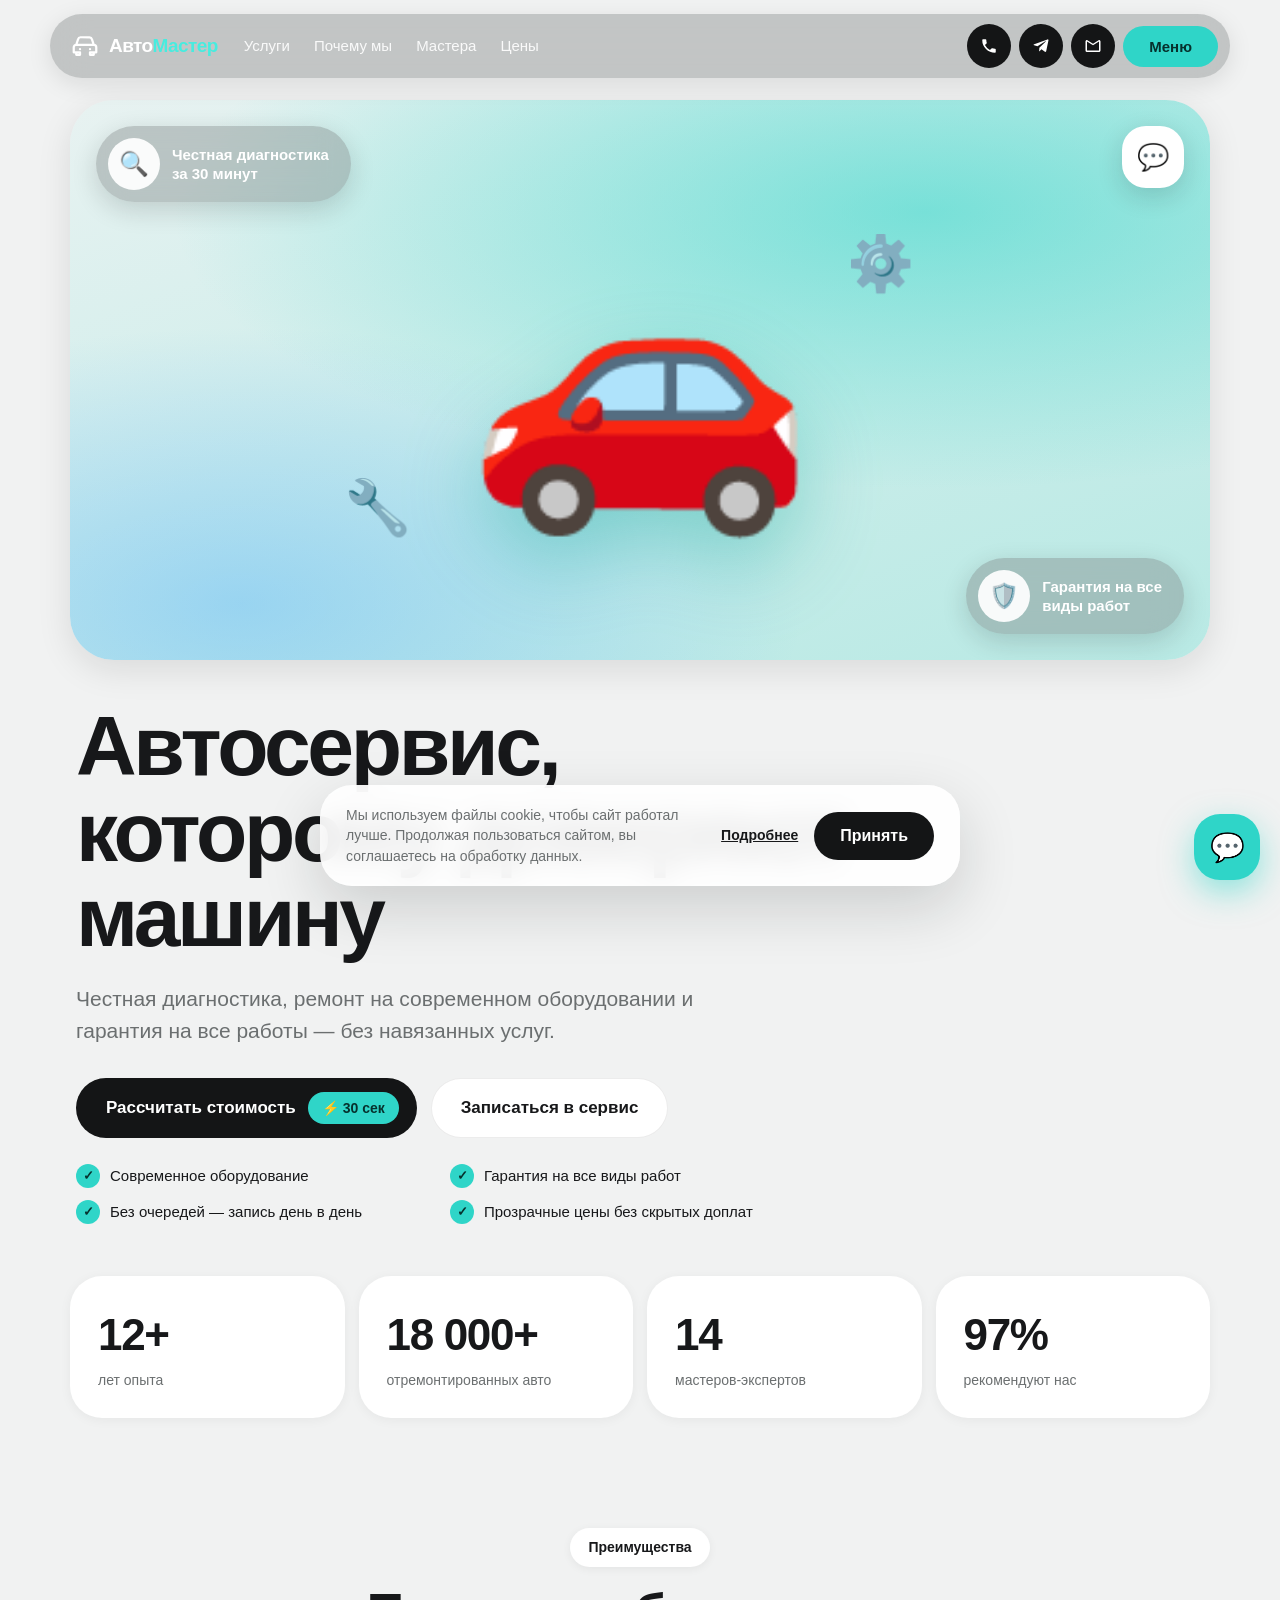
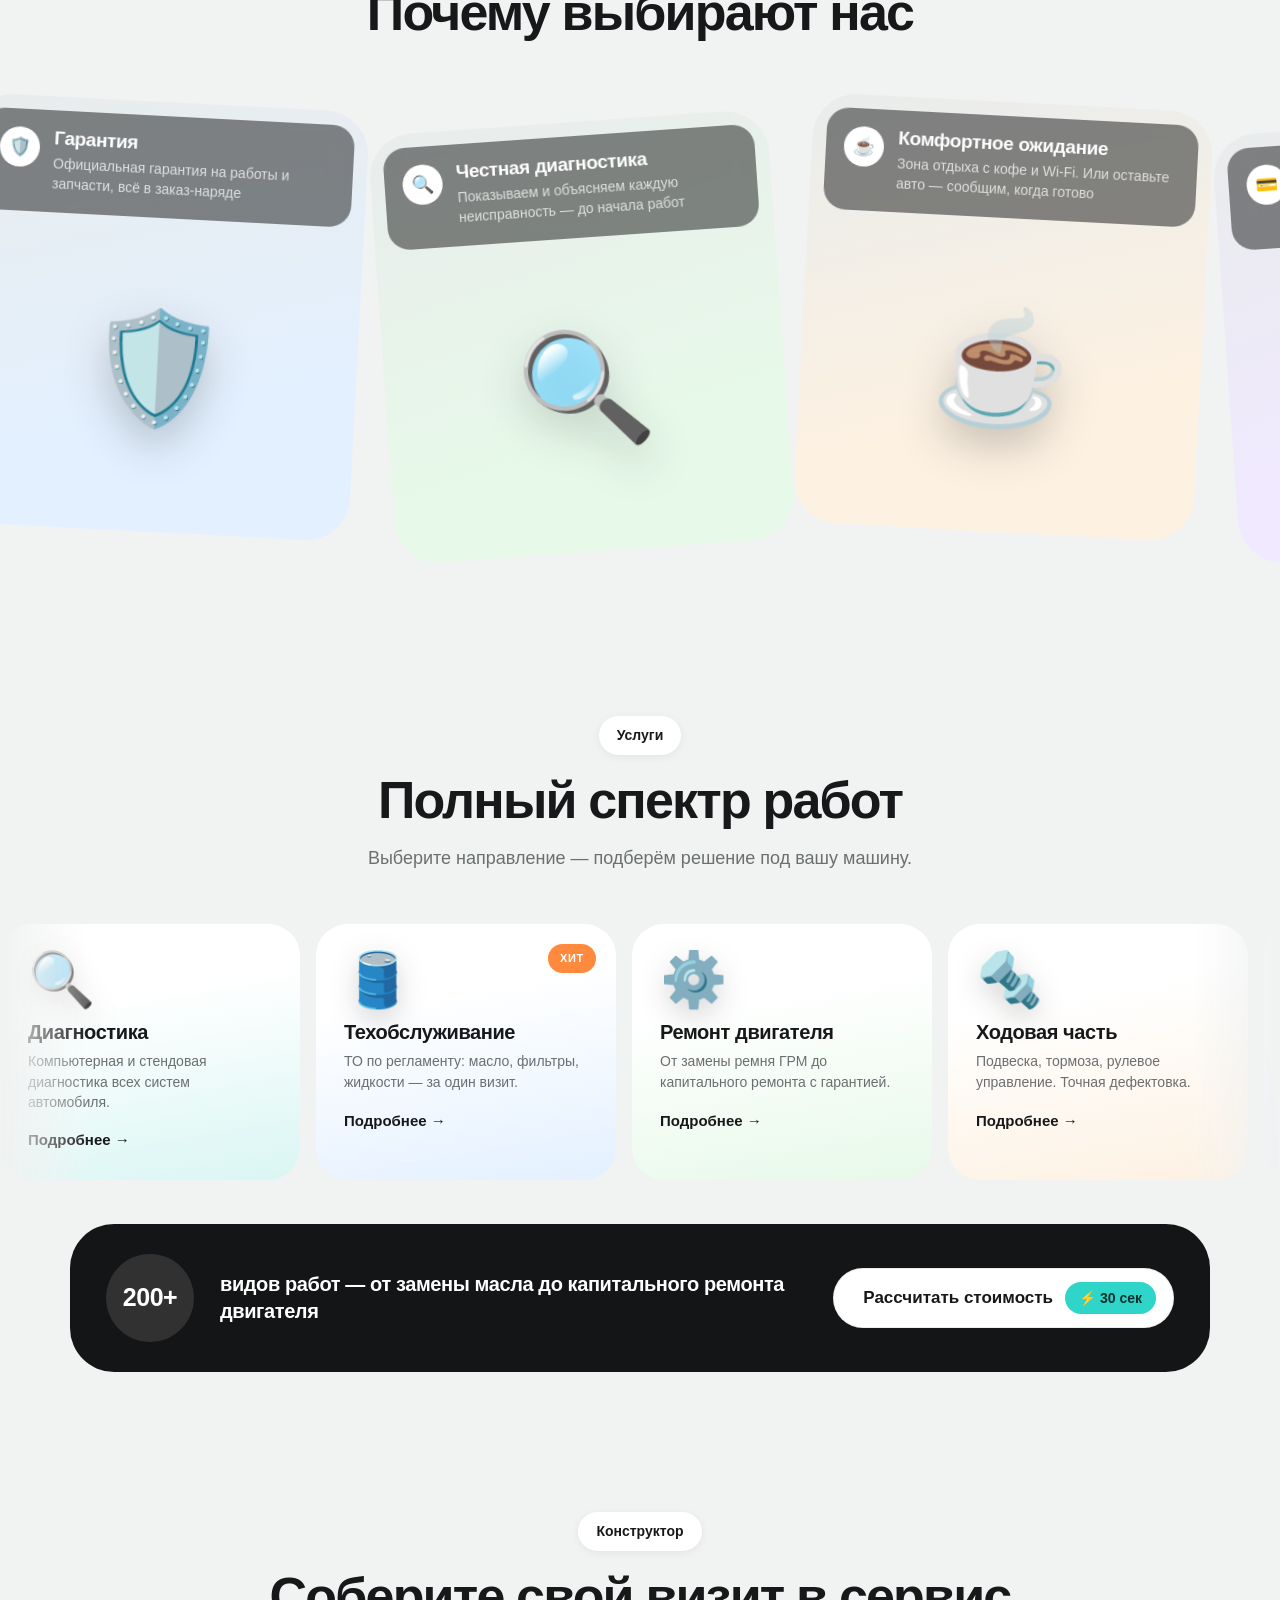
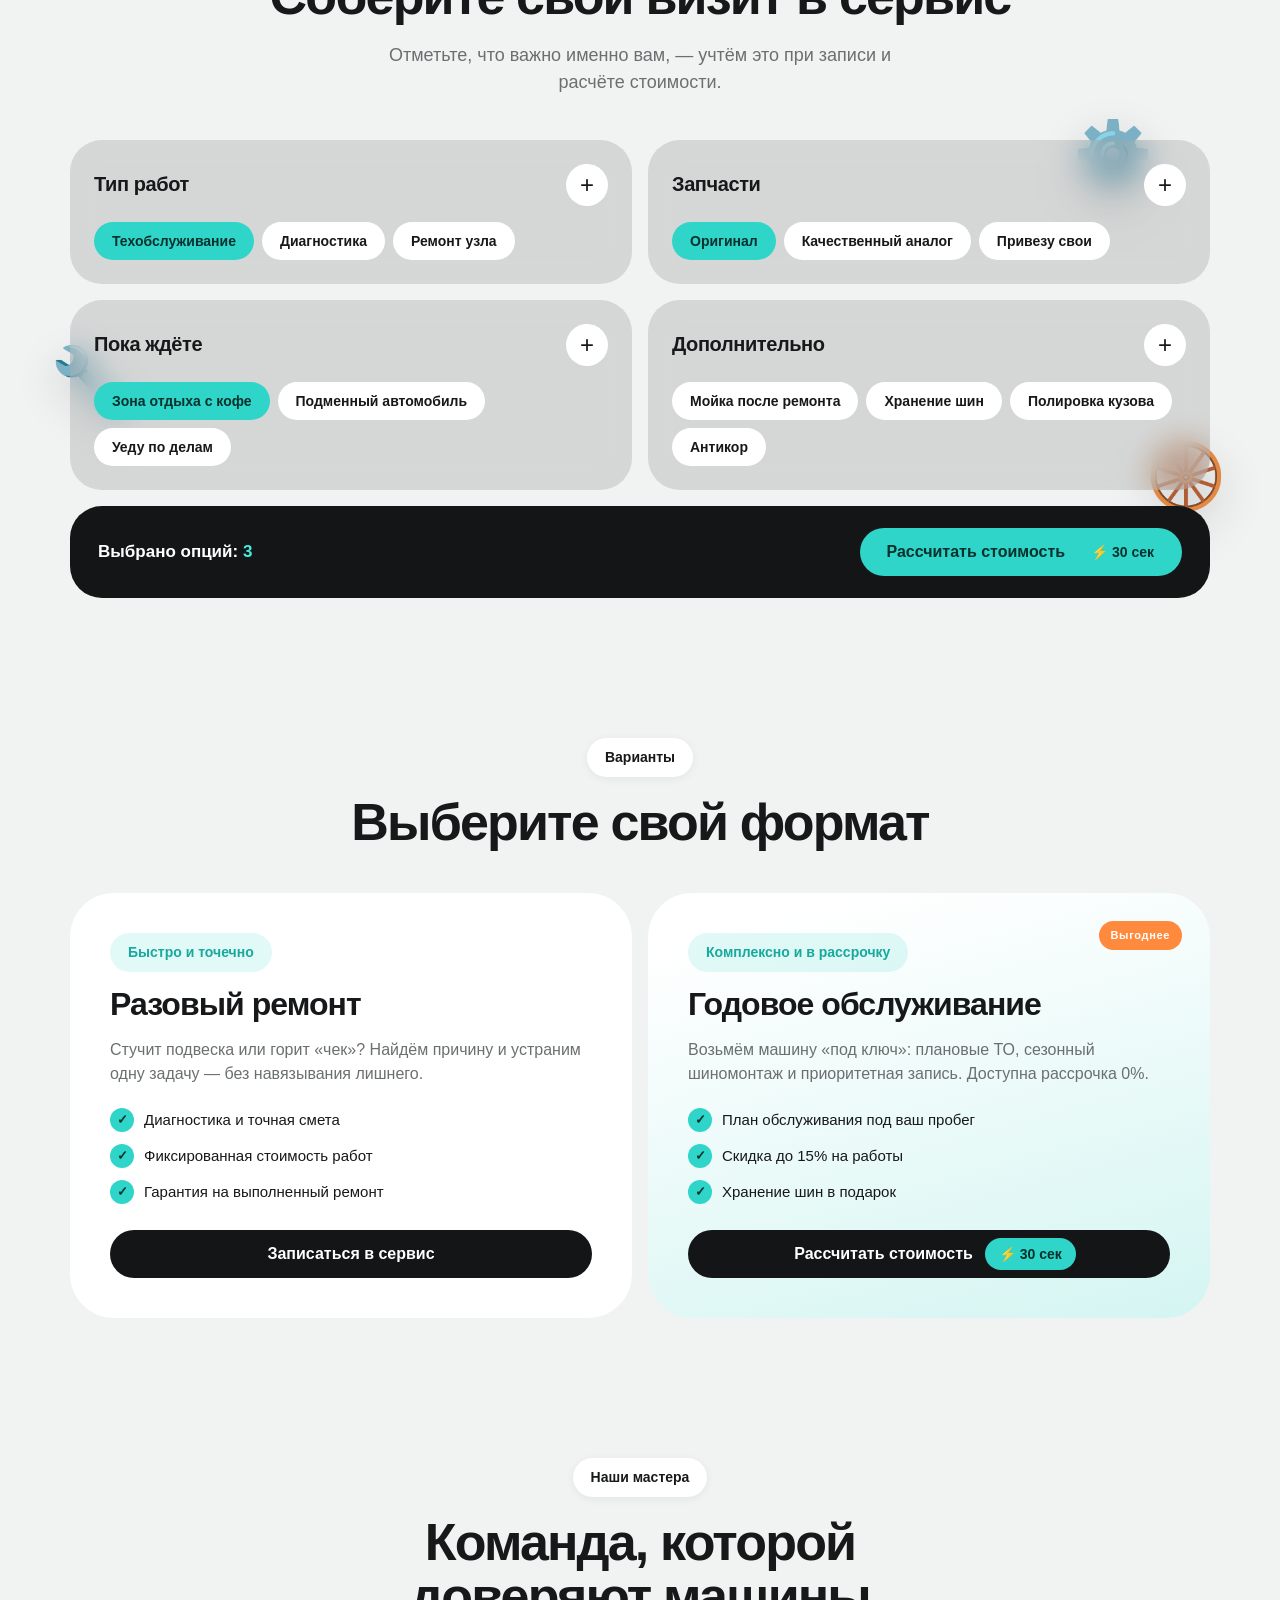
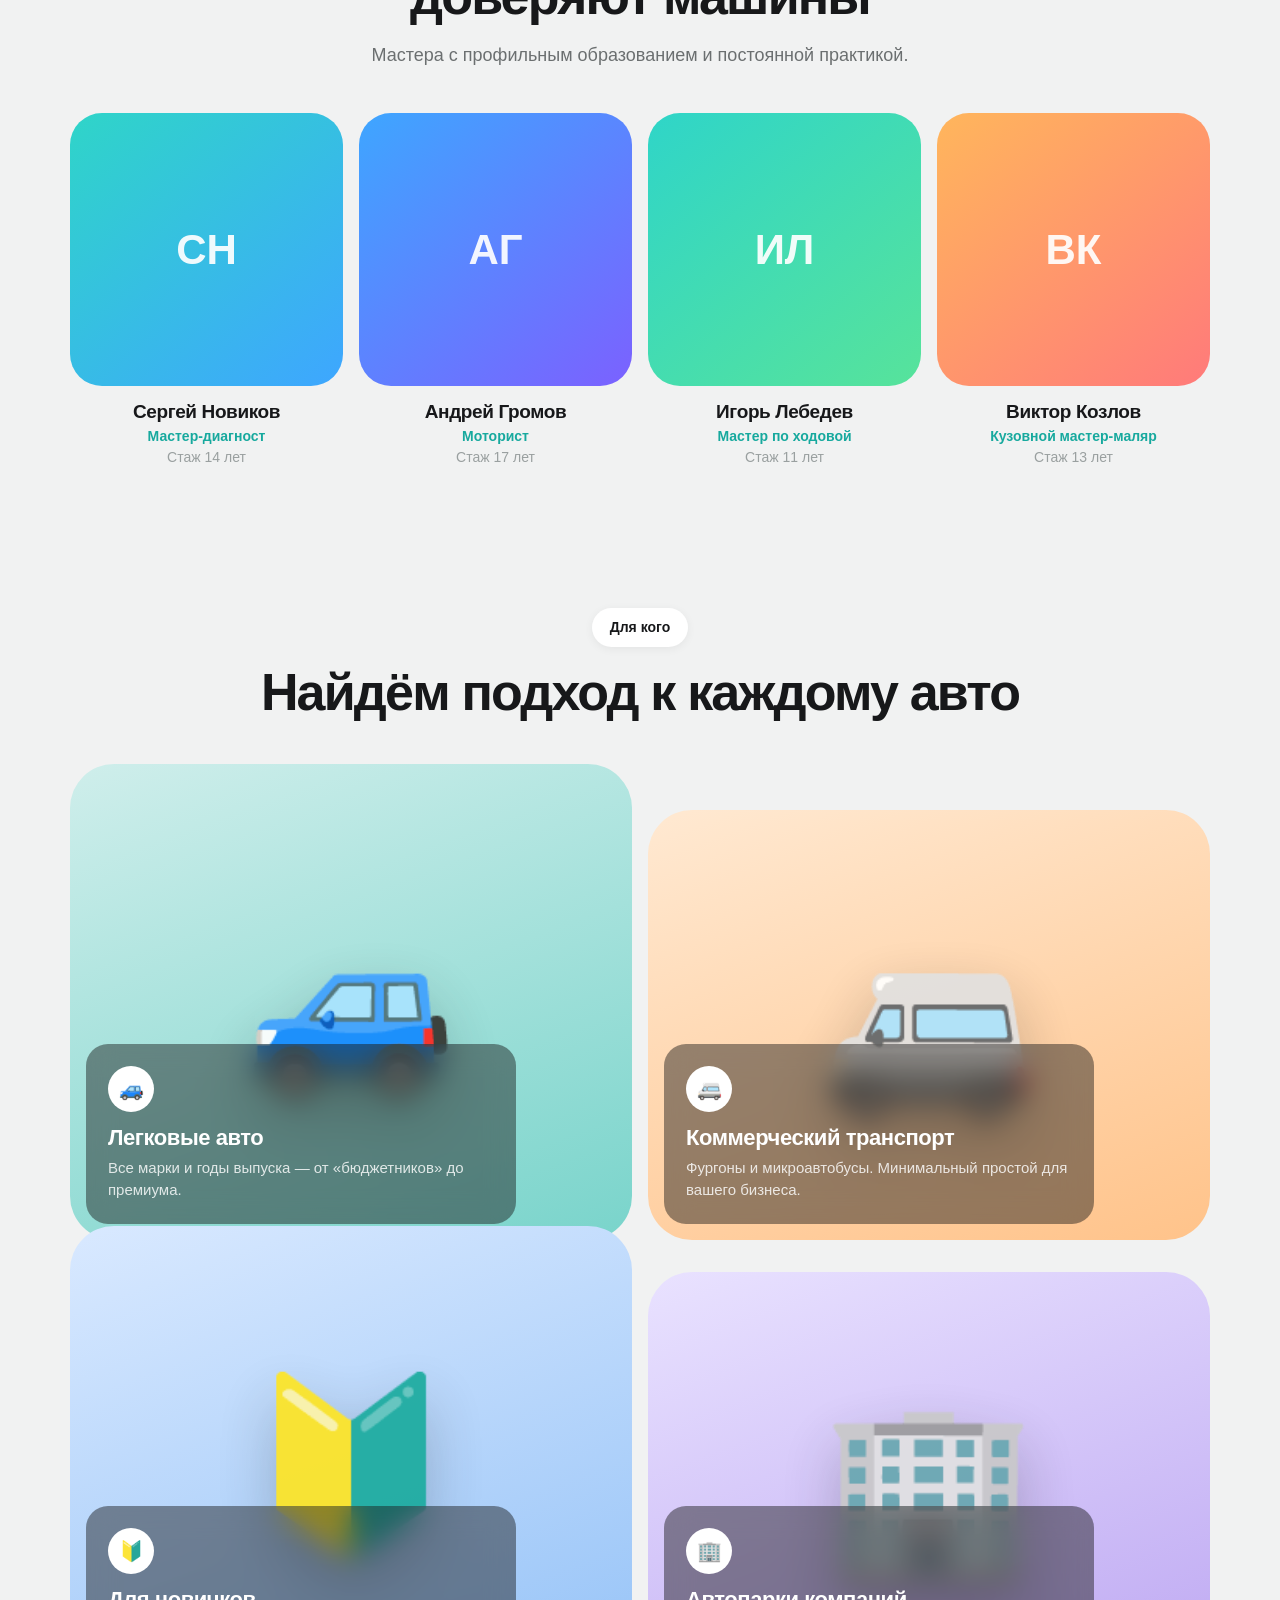
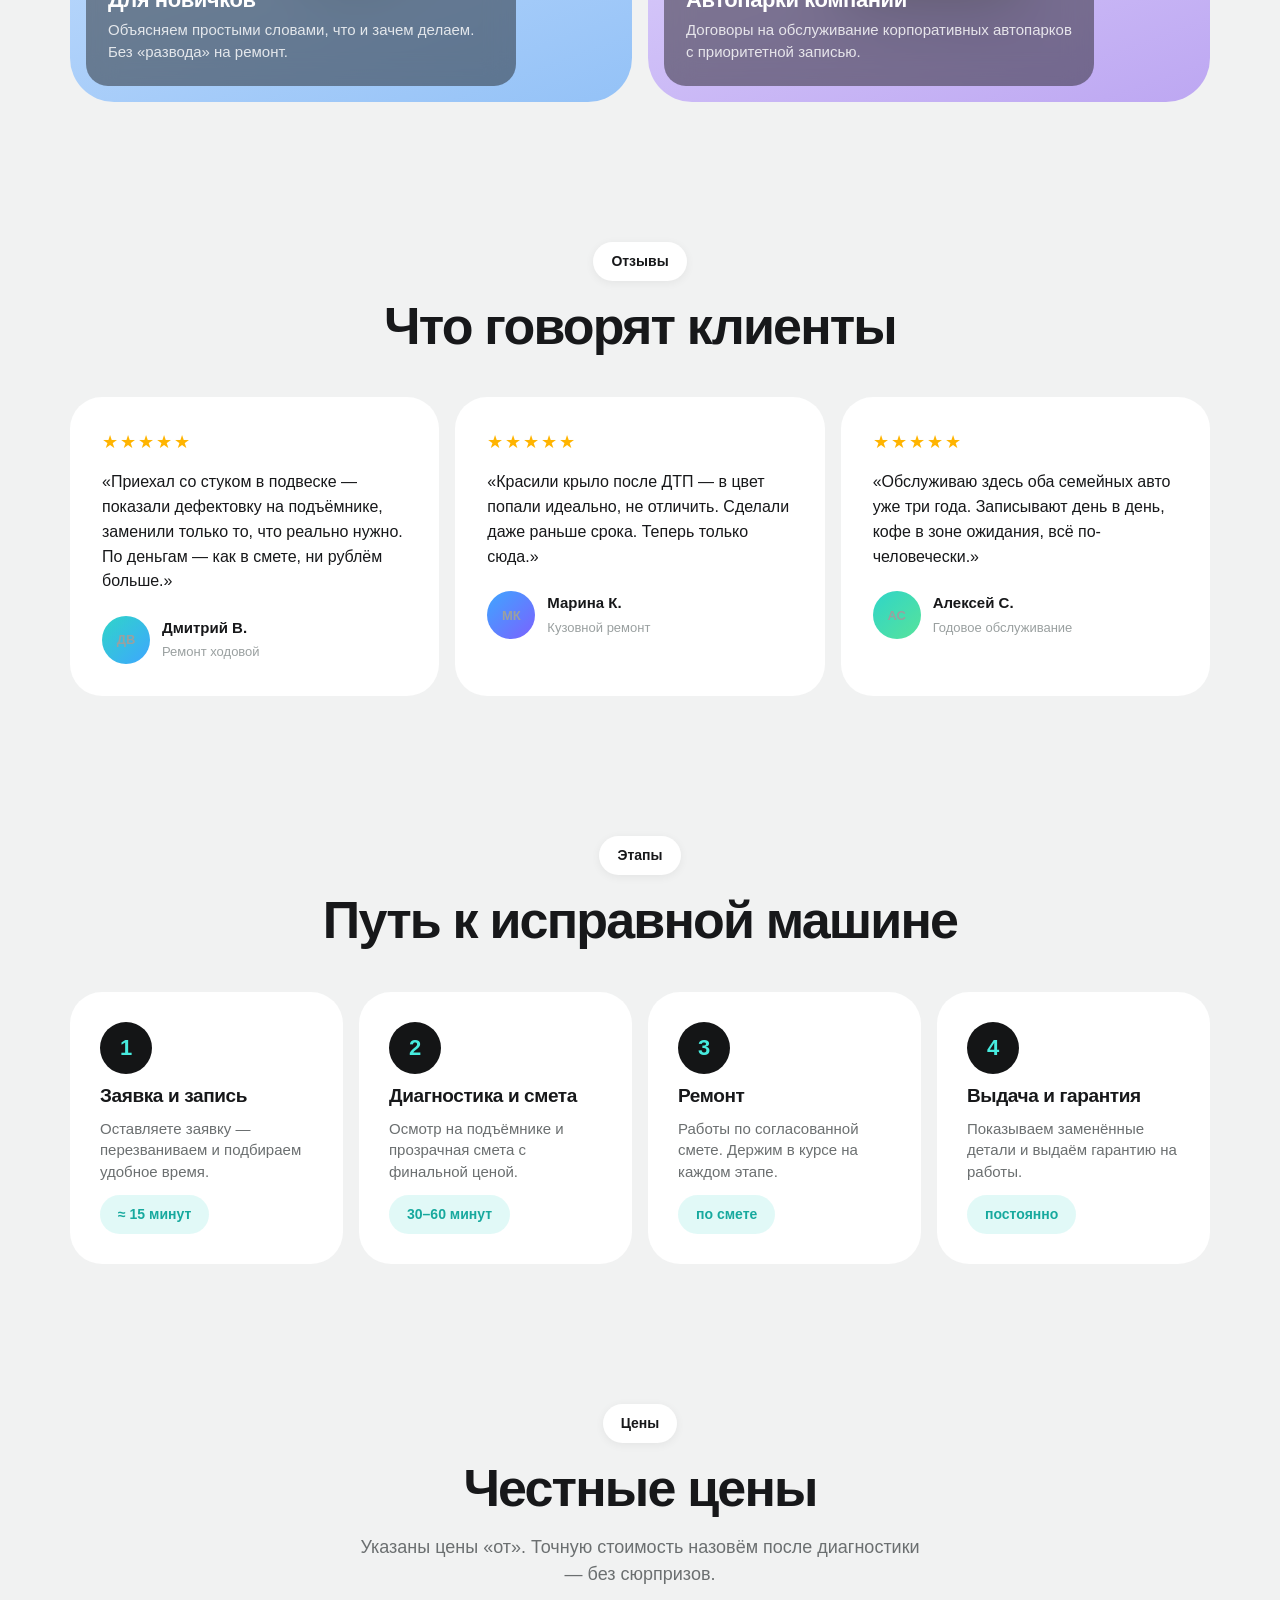
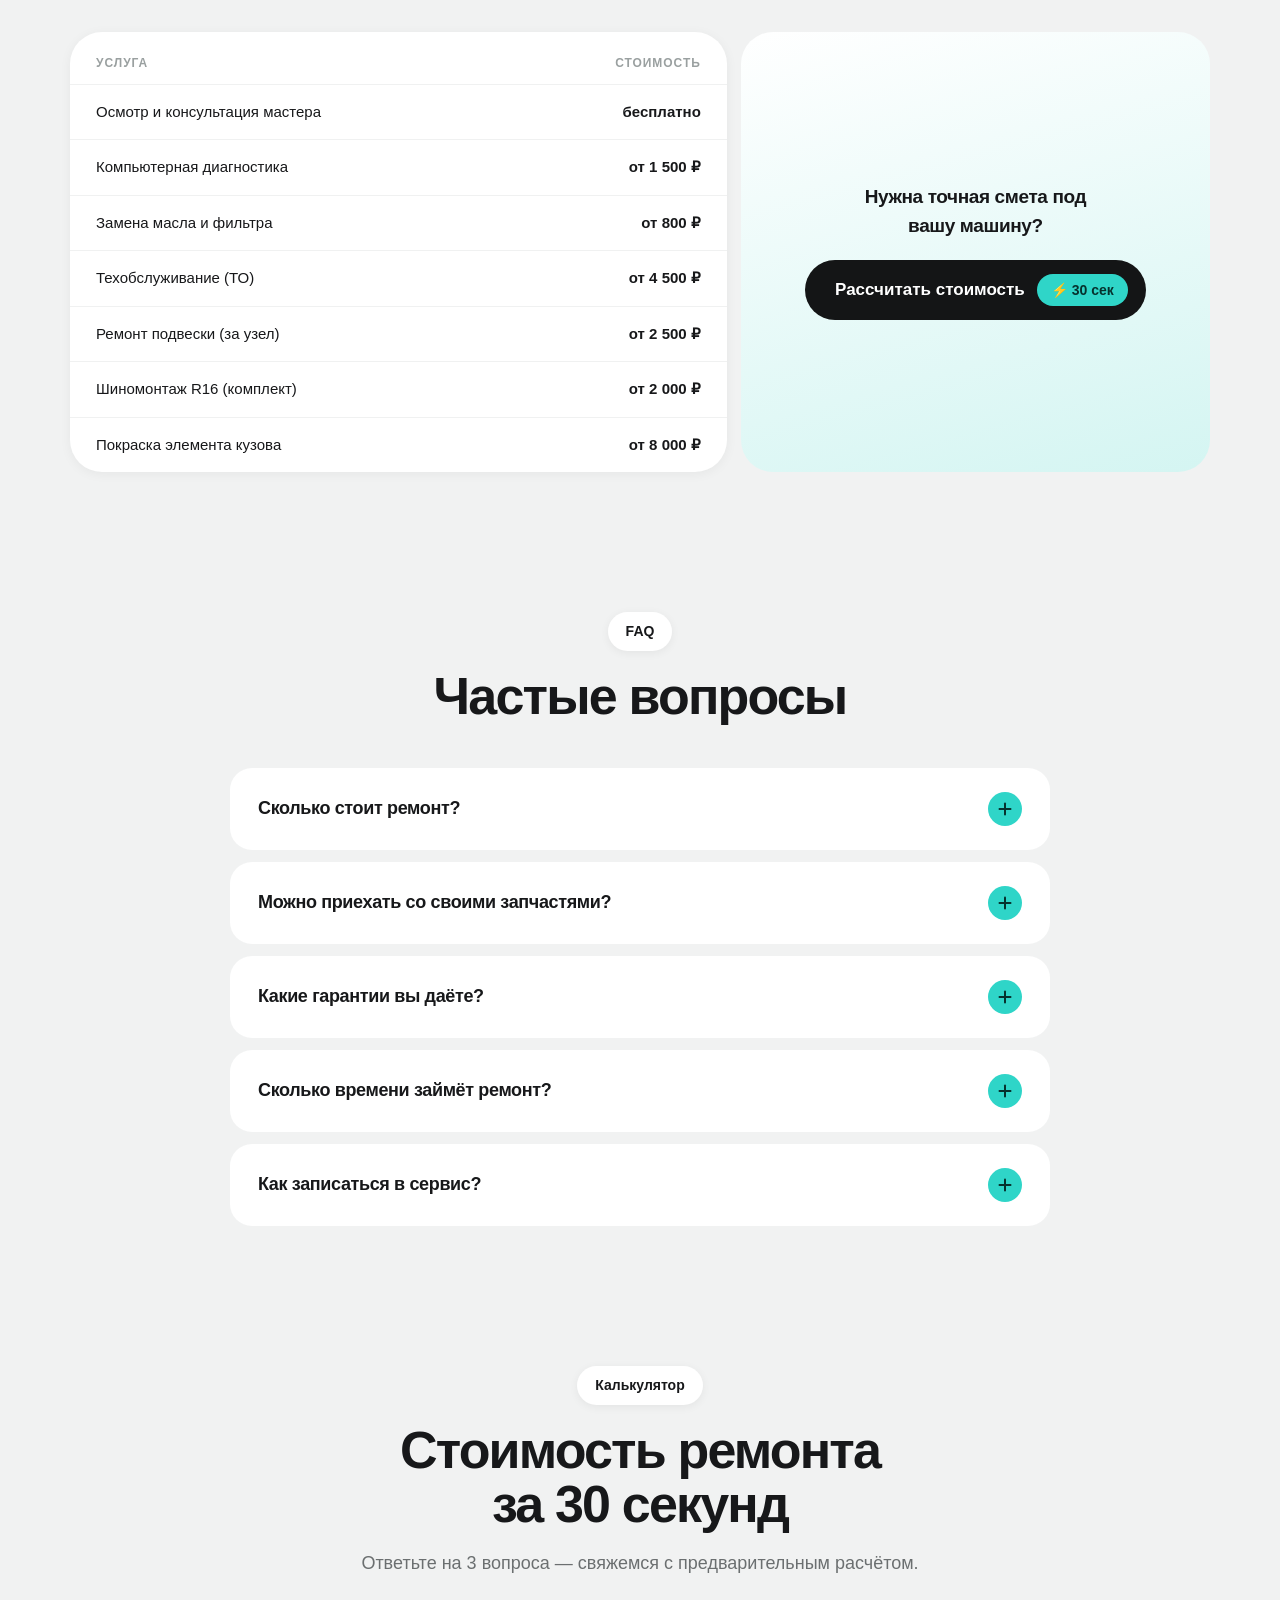
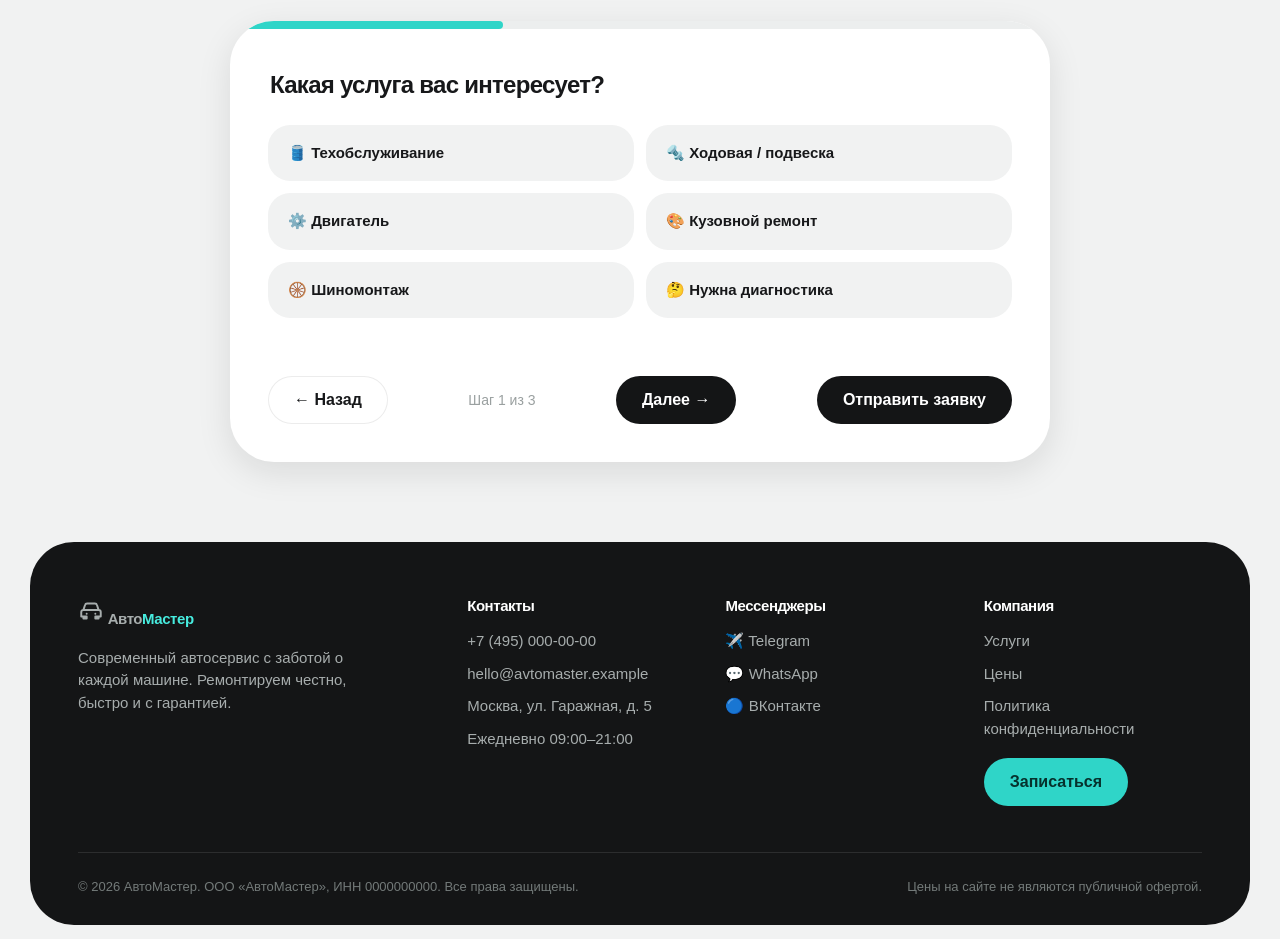
<file: auto.html>
<!DOCTYPE html>
<html lang="ru">
<head>
  <meta charset="UTF-8" />
  <meta name="viewport" content="width=device-width, initial-scale=1.0" />
  <title>АвтоМастер — автосервис, которому доверяют машину | Москва</title>
  <meta name="description" content="Автосервис АвтоМастер в Москве: честная диагностика, гарантия на все работы, запись день в день, прозрачные цены. ТО, ремонт двигателя и ходовой, кузовной ремонт, шиномонтаж, автоэлектрика." />
  <meta name="keywords" content="автосервис, автомастерская, ремонт авто, ТО, диагностика, ремонт двигателя, ходовая, кузовной ремонт, шиномонтаж, Москва" />
  <meta name="theme-color" content="#2FD5C8" />

  <!-- Open Graph -->
  <meta property="og:type" content="website" />
  <meta property="og:title" content="АвтоМастер — автосервис, которому доверяют машину" />
  <meta property="og:description" content="Честная диагностика, гарантия на все работы, запись день в день. Запишитесь на ремонт онлайн." />
  <meta property="og:locale" content="ru_RU" />

  <link rel="stylesheet" href="styles.css" />

  <!-- Structured data for SEO -->
  <script type="application/ld+json">
  {
    "@context": "https://schema.org",
    "@type": "AutoRepair",
    "name": "АвтоМастер",
    "description": "Современный автосервис в Москве",
    "telephone": "+7 (495) 000-00-00",
    "address": {
      "@type": "PostalAddress",
      "streetAddress": "ул. Гаражная, д. 5",
      "addressLocality": "Москва",
      "addressCountry": "RU"
    },
    "openingHours": "Mo-Su 09:00-21:00",
    "priceRange": "₽₽"
  }
  </script>
</head>
<body data-brand="АвтоМастер">

  <!-- ===================== HEADER (floating capsule) ===================== -->
  <header class="header" id="header">
    <div class="header__bar">
      <a href="#hero" class="logo" aria-label="АвтоМастер — на главную">
        <svg width="30" height="30" viewBox="0 0 24 24" fill="none" xmlns="http://www.w3.org/2000/svg" aria-hidden="true">
          <path d="M5 11l1.5-4.5A2 2 0 0 1 8.4 5h7.2a2 2 0 0 1 1.9 1.5L19 11m-14 0h14m-14 0a2 2 0 0 0-2 2v4h2m14-6a2 2 0 0 1 2 2v4h-2m-14 0v2h3v-2m-3 0h3m8 0v2h3v-2m-3 0h3M8 14.5h.01M16 14.5h.01" stroke="currentColor" stroke-width="1.8" stroke-linecap="round" stroke-linejoin="round"/>
        </svg>
        <span class="logo__text">Авто<em>Мастер</em></span>
      </a>

      <nav class="header__nav" aria-label="Основная навигация">
        <a href="#services">Услуги</a>
        <a href="#why">Почему мы</a>
        <a href="#doctors">Мастера</a>
        <a href="#pricing">Цены</a>
      </nav>

      <div class="header__actions">
        <a href="tel:+74950000000" class="icon-btn" aria-label="Позвонить: +7 (495) 000-00-00">
          <svg width="18" height="18" viewBox="0 0 24 24" fill="none" aria-hidden="true"><path d="M6.6 10.8a15 15 0 0 0 6.6 6.6l2.2-2.2c.3-.3.7-.4 1-.2 1.2.4 2.4.6 3.6.6.6 0 1 .4 1 1V20c0 .6-.4 1-1 1A17 17 0 0 1 3 4c0-.6.4-1 1-1h3.4c.6 0 1 .4 1 1 0 1.3.2 2.5.6 3.6.1.4 0 .8-.3 1.1L6.6 10.8Z" fill="currentColor"/></svg>
        </a>
        <a href="#" class="icon-btn" aria-label="Написать в Telegram">
          <svg width="18" height="18" viewBox="0 0 24 24" fill="none" aria-hidden="true"><path d="M21.9 4.6 18.9 19c-.2 1-.8 1.2-1.7.8l-4.6-3.4-2.2 2.1c-.3.3-.5.5-.9.5l.3-4.7L18.4 6c.4-.3-.1-.5-.6-.2L7.3 12.4l-4.5-1.4c-1-.3-1-1 .2-1.4L20.6 3.2c.8-.3 1.5.2 1.3 1.4Z" fill="currentColor"/></svg>
        </a>
        <a href="mailto:hello@avtomaster.example" class="icon-btn" aria-label="Написать на почту">
          <svg width="18" height="18" viewBox="0 0 24 24" fill="none" aria-hidden="true"><path d="M4 4h16c1.1 0 2 .9 2 2v12c0 1.1-.9 2-2 2H4a2 2 0 0 1-2-2V6c0-1.1.9-2 2-2Zm8 7L4 6v12h16V6l-8 5Zm0-2 8-5H4l8 5Z" fill="currentColor"/></svg>
        </a>
        <button class="btn btn--accent header__menu-btn" id="burger" aria-expanded="false" aria-controls="menuOverlay">Меню</button>
      </div>
    </div>

    <!-- fullscreen menu overlay -->
    <div class="menu-overlay" id="menuOverlay" hidden>
      <nav class="menu-overlay__nav" aria-label="Меню">
        <a href="#services">Услуги</a>
        <a href="#why">Почему мы</a>
        <a href="#doctors">Мастера</a>
        <a href="#pricing">Цены</a>
        <a href="#reviews">Отзывы</a>
        <a href="#footer">Контакты</a>
      </nav>
      <div class="menu-overlay__foot">
        <a href="tel:+74950000000" class="menu-overlay__phone">+7 (495) 000-00-00</a>
        <button class="btn btn--dark btn--block" data-open-modal>Записаться в сервис</button>
      </div>
    </div>
  </header>

  <main>
    <!-- ===================== HERO ===================== -->
    <section class="hero" id="hero">
      <div class="container">
        <div class="hero__media reveal" data-reveal>
          <div class="hero__scene" aria-hidden="true">
            <span class="hero__tooth">🚗</span>
            <span class="hero__spark hero__spark--1">⚙️</span>
            <span class="hero__spark hero__spark--2">🔧</span>
          </div>
          <div class="glass-chip hero__chip hero__chip--1">
            <span class="glass-chip__icon">🔍</span>
            <span>Честная диагностика<br>за 30 минут</span>
          </div>
          <div class="glass-chip hero__chip hero__chip--2">
            <span class="glass-chip__icon">🛡️</span>
            <span>Гарантия на все<br>виды работ</span>
          </div>
          <button class="hero__chat" data-open-modal aria-label="Открыть форму записи">💬</button>
        </div>

        <div class="hero__content">
          <h1 class="hero__title">
            <span class="reveal" data-reveal>Автосервис,</span>
            <span class="reveal" data-reveal>которому доверяют</span>
            <span class="reveal" data-reveal>машину</span>
          </h1>
          <p class="hero__subtitle reveal" data-reveal>
            Честная диагностика, ремонт на современном оборудовании
            и гарантия на все работы — без навязанных услуг.
          </p>
          <div class="hero__cta reveal" data-reveal>
            <button class="btn btn--dark btn--xl" data-open-quiz>
              Рассчитать стоимость
              <span class="btn__pill">⚡ 30 сек</span>
            </button>
            <button class="btn btn--white btn--xl" data-open-modal>Записаться в сервис</button>
          </div>
          <ul class="hero__bullets reveal" data-reveal>
            <li><span class="check" aria-hidden="true">✓</span> Современное оборудование</li>
            <li><span class="check" aria-hidden="true">✓</span> Гарантия на все виды работ</li>
            <li><span class="check" aria-hidden="true">✓</span> Без очередей — запись день в день</li>
            <li><span class="check" aria-hidden="true">✓</span> Прозрачные цены без скрытых доплат</li>
          </ul>
        </div>

        <div class="stats reveal" data-reveal>
          <div class="stat">
            <span class="stat__num" data-count="12" data-suffix="+">0</span>
            <span class="stat__label">лет опыта</span>
          </div>
          <div class="stat">
            <span class="stat__num" data-count="18000" data-suffix="+">0</span>
            <span class="stat__label">отремонтированных авто</span>
          </div>
          <div class="stat">
            <span class="stat__num" data-count="14">0</span>
            <span class="stat__label">мастеров-экспертов</span>
          </div>
          <div class="stat">
            <span class="stat__num" data-count="97" data-suffix="%">0</span>
            <span class="stat__label">рекомендуют нас</span>
          </div>
        </div>
      </div>
    </section>

    <!-- ===================== WHY US (scroll-driven tilted carousel) ===================== -->
    <section class="section" id="why">
      <div class="container">
        <div class="section__head reveal" data-reveal>
          <span class="chip">Преимущества</span>
          <h2 class="section__title">Почему выбирают нас</h2>
        </div>
      </div>
      <div class="carousel reveal" data-reveal data-carousel>
        <div class="carousel__track">
          <article class="gcard gcard--tilt" style="--tint:#d9f6f3">
            <div class="gcard__caption">
              <span class="gcard__dot" aria-hidden="true">⚡</span>
              <div><h3>Быстрая запись</h3><p>Свободные посты день в день. Никаких недель ожидания</p></div>
            </div>
            <span class="gcard__art" aria-hidden="true">⚡</span>
          </article>
          <article class="gcard gcard--tilt" style="--tint:#e3f0ff">
            <div class="gcard__caption">
              <span class="gcard__dot" aria-hidden="true">🛡️</span>
              <div><h3>Гарантия</h3><p>Официальная гарантия на работы и запчасти, всё в заказ-наряде</p></div>
            </div>
            <span class="gcard__art" aria-hidden="true">🛡️</span>
          </article>
          <article class="gcard gcard--tilt" style="--tint:#e7f9e9">
            <div class="gcard__caption">
              <span class="gcard__dot" aria-hidden="true">🔍</span>
              <div><h3>Честная диагностика</h3><p>Показываем и объясняем каждую неисправность — до начала работ</p></div>
            </div>
            <span class="gcard__art" aria-hidden="true">🔍</span>
          </article>
          <article class="gcard gcard--tilt" style="--tint:#fdf1e2">
            <div class="gcard__caption">
              <span class="gcard__dot" aria-hidden="true">☕</span>
              <div><h3>Комфортное ожидание</h3><p>Зона отдыха с кофе и Wi-Fi. Или оставьте авто — сообщим, когда готово</p></div>
            </div>
            <span class="gcard__art" aria-hidden="true">☕</span>
          </article>
          <article class="gcard gcard--tilt" style="--tint:#f0e9ff">
            <div class="gcard__caption">
              <span class="gcard__dot" aria-hidden="true">💳</span>
              <div><h3>Прозрачные цены</h3><p>Смета до начала работ. Никаких «внезапных» доплат при выдаче</p></div>
            </div>
            <span class="gcard__art" aria-hidden="true">💳</span>
          </article>
          <article class="gcard gcard--tilt" style="--tint:#dff5f9">
            <div class="gcard__caption">
              <span class="gcard__dot" aria-hidden="true">🔑</span>
              <div><h3>Работа «под ключ»</h3><p>От диагностики до выдачи. Запчасти подберём и привезём сами</p></div>
            </div>
            <span class="gcard__art" aria-hidden="true">🔑</span>
          </article>
        </div>
      </div>
    </section>

    <!-- ===================== SERVICES (marquee) ===================== -->
    <section class="section" id="services">
      <div class="container">
        <div class="section__head reveal" data-reveal>
          <span class="chip">Услуги</span>
          <h2 class="section__title">Полный спектр работ</h2>
          <p class="section__lead">Выберите направление — подберём решение под вашу машину.</p>
        </div>
      </div>

      <div class="marquee" aria-label="Список услуг">
        <div class="marquee__track">
          <article class="service-card" style="--tint:#d9f6f3">
            <span class="service-card__icon" aria-hidden="true">🔍</span>
            <h3>Диагностика</h3>
            <p>Компьютерная и стендовая диагностика всех систем автомобиля.</p>
            <a href="#quiz" data-open-quiz class="link-arrow">Подробнее →</a>
          </article>
          <article class="service-card" style="--tint:#e3f0ff">
            <span class="badge badge--hit">ХИТ</span>
            <span class="service-card__icon" aria-hidden="true">🛢️</span>
            <h3>Техобслуживание</h3>
            <p>ТО по регламенту: масло, фильтры, жидкости — за один визит.</p>
            <a href="#quiz" data-open-quiz class="link-arrow">Подробнее →</a>
          </article>
          <article class="service-card" style="--tint:#e7f9e9">
            <span class="service-card__icon" aria-hidden="true">⚙️</span>
            <h3>Ремонт двигателя</h3>
            <p>От замены ремня ГРМ до капитального ремонта с гарантией.</p>
            <a href="#quiz" data-open-quiz class="link-arrow">Подробнее →</a>
          </article>
          <article class="service-card" style="--tint:#fdf1e2">
            <span class="service-card__icon" aria-hidden="true">🔩</span>
            <h3>Ходовая часть</h3>
            <p>Подвеска, тормоза, рулевое управление. Точная дефектовка.</p>
            <a href="#quiz" data-open-quiz class="link-arrow">Подробнее →</a>
          </article>
          <article class="service-card" style="--tint:#f0e9ff">
            <span class="service-card__icon" aria-hidden="true">🎨</span>
            <h3>Кузовной ремонт</h3>
            <p>Рихтовка, покраска в камере, полировка. Цвет — в точное попадание.</p>
            <a href="#quiz" data-open-quiz class="link-arrow">Подробнее →</a>
          </article>
          <article class="service-card" style="--tint:#dff5f9">
            <span class="badge badge--hit">ХИТ</span>
            <span class="service-card__icon" aria-hidden="true">🛞</span>
            <h3>Шиномонтаж</h3>
            <p>Переобувка, балансировка, хранение сезонных шин.</p>
            <a href="#quiz" data-open-quiz class="link-arrow">Подробнее →</a>
          </article>
          <article class="service-card" style="--tint:#ffeef0">
            <span class="service-card__icon" aria-hidden="true">🔌</span>
            <h3>Автоэлектрика</h3>
            <p>Проводка, стартеры, генераторы, сигнализации и мультимедиа.</p>
            <a href="#quiz" data-open-quiz class="link-arrow">Подробнее →</a>
          </article>
        </div>
      </div>

      <div class="container">
        <div class="banner reveal" data-reveal>
          <span class="banner__num">200+</span>
          <p>видов работ — от замены масла до капитального ремонта двигателя</p>
          <button class="btn btn--white btn--xl" data-open-quiz>Рассчитать стоимость <span class="btn__pill">⚡ 30 сек</span></button>
        </div>
      </div>
    </section>

    <!-- ===================== CONFIGURATOR ===================== -->
    <section class="section" id="config">
      <div class="container">
        <div class="section__head reveal" data-reveal>
          <span class="chip">Конструктор</span>
          <h2 class="section__title">Соберите свой визит в сервис</h2>
          <p class="section__lead">Отметьте, что важно именно вам, — учтём это при записи и расчёте стоимости.</p>
        </div>
        <div class="config reveal" data-reveal>
          <span class="config__float" aria-hidden="true" style="top:-34px;right:5%">⚙️</span>
          <span class="config__float" aria-hidden="true" style="top:42%;left:-20px">🔧</span>
          <span class="config__float" aria-hidden="true" style="bottom:16%;right:-16px">🛞</span>
          <div class="config__panel">
            <div class="config__head"><h3>Тип работ</h3><button type="button" class="config__plus" aria-expanded="true" aria-label="Свернуть или развернуть список опций">+</button></div>
            <div class="config__chips">
              <button type="button" class="config__opt is-on">Техобслуживание</button>
              <button type="button" class="config__opt">Диагностика</button>
              <button type="button" class="config__opt">Ремонт узла</button>
            </div>
          </div>
          <div class="config__panel">
            <div class="config__head"><h3>Запчасти</h3><button type="button" class="config__plus" aria-expanded="true" aria-label="Свернуть или развернуть список опций">+</button></div>
            <div class="config__chips">
              <button type="button" class="config__opt is-on">Оригинал</button>
              <button type="button" class="config__opt">Качественный аналог</button>
              <button type="button" class="config__opt">Привезу свои</button>
            </div>
          </div>
          <div class="config__panel">
            <div class="config__head"><h3>Пока ждёте</h3><button type="button" class="config__plus" aria-expanded="true" aria-label="Свернуть или развернуть список опций">+</button></div>
            <div class="config__chips">
              <button type="button" class="config__opt is-on">Зона отдыха с кофе</button>
              <button type="button" class="config__opt">Подменный автомобиль</button>
              <button type="button" class="config__opt">Уеду по делам</button>
            </div>
          </div>
          <div class="config__panel">
            <div class="config__head"><h3>Дополнительно</h3><button type="button" class="config__plus" aria-expanded="true" aria-label="Свернуть или развернуть список опций">+</button></div>
            <div class="config__chips">
              <button type="button" class="config__opt">Мойка после ремонта</button>
              <button type="button" class="config__opt">Хранение шин</button>
              <button type="button" class="config__opt">Полировка кузова</button>
              <button type="button" class="config__opt">Антикор</button>
            </div>
          </div>
          <div class="config__bar">
            <p>Выбрано опций: <b id="configCount">0</b></p>
            <button class="btn btn--accent" data-open-quiz>Рассчитать стоимость <span class="btn__pill">⚡ 30 сек</span></button>
          </div>
        </div>
      </div>
    </section>

    <!-- ===================== SOLUTION PATHS ===================== -->
    <section class="section" id="paths">
      <div class="container">
        <div class="section__head reveal" data-reveal>
          <span class="chip">Варианты</span>
          <h2 class="section__title">Выберите свой формат</h2>
        </div>
        <div class="grid grid--2">
          <article class="path-card reveal" data-reveal>
            <span class="chip chip--soft">Быстро и точечно</span>
            <h3>Разовый ремонт</h3>
            <p>Стучит подвеска или горит «чек»? Найдём причину и устраним одну задачу — без навязывания лишнего.</p>
            <ul class="path-card__list">
              <li><span class="check">✓</span> Диагностика и точная смета</li>
              <li><span class="check">✓</span> Фиксированная стоимость работ</li>
              <li><span class="check">✓</span> Гарантия на выполненный ремонт</li>
            </ul>
            <button class="btn btn--dark btn--block" data-open-modal>Записаться в сервис</button>
          </article>

          <article class="path-card path-card--accent reveal" data-reveal>
            <span class="badge badge--hit path-card__badge">Выгоднее</span>
            <span class="chip chip--soft">Комплексно и в рассрочку</span>
            <h3>Годовое обслуживание</h3>
            <p>Возьмём машину «под ключ»: плановые ТО, сезонный шиномонтаж и приоритетная запись. Доступна рассрочка 0%.</p>
            <ul class="path-card__list">
              <li><span class="check">✓</span> План обслуживания под ваш пробег</li>
              <li><span class="check">✓</span> Скидка до 15% на работы</li>
              <li><span class="check">✓</span> Хранение шин в подарок</li>
            </ul>
            <button class="btn btn--dark btn--block" data-open-quiz>Рассчитать стоимость <span class="btn__pill">⚡ 30 сек</span></button>
          </article>
        </div>
      </div>
    </section>

    <!-- ===================== MASTERS ===================== -->
    <section class="section" id="doctors">
      <div class="container">
        <div class="section__head reveal" data-reveal>
          <span class="chip">Наши мастера</span>
          <h2 class="section__title">Команда, которой доверяют машины</h2>
          <p class="section__lead">Мастера с профильным образованием и постоянной практикой.</p>
        </div>
        <div class="grid grid--4">
          <article class="doctor reveal" data-reveal>
            <div class="doctor__photo" style="--c1:#2FD5C8;--c2:#3EA6FF" aria-hidden="true"><span>СН</span></div>
            <h3>Сергей Новиков</h3>
            <p class="doctor__spec">Мастер-диагност</p>
            <p class="doctor__exp">Стаж 14 лет</p>
          </article>
          <article class="doctor reveal" data-reveal>
            <div class="doctor__photo" style="--c1:#3EA6FF;--c2:#7B61FF" aria-hidden="true"><span>АГ</span></div>
            <h3>Андрей Громов</h3>
            <p class="doctor__spec">Моторист</p>
            <p class="doctor__exp">Стаж 17 лет</p>
          </article>
          <article class="doctor reveal" data-reveal>
            <div class="doctor__photo" style="--c1:#2FD5C8;--c2:#57E39B" aria-hidden="true"><span>ИЛ</span></div>
            <h3>Игорь Лебедев</h3>
            <p class="doctor__spec">Мастер по ходовой</p>
            <p class="doctor__exp">Стаж 11 лет</p>
          </article>
          <article class="doctor reveal" data-reveal>
            <div class="doctor__photo" style="--c1:#FFB65C;--c2:#FF7A7A" aria-hidden="true"><span>ВК</span></div>
            <h3>Виктор Козлов</h3>
            <p class="doctor__spec">Кузовной мастер-маляр</p>
            <p class="doctor__exp">Стаж 13 лет</p>
          </article>
        </div>
      </div>
    </section>

    <!-- ===================== FOR WHOM (photo masonry) ===================== -->
    <section class="section" id="forwhom">
      <div class="container">
        <div class="section__head reveal" data-reveal>
          <span class="chip">Для кого</span>
          <h2 class="section__title">Найдём подход к каждому авто</h2>
        </div>
        <div class="masonry">
          <article class="pcard reveal" data-reveal style="--pbg:linear-gradient(160deg,#cfeeeb,#79d4cb)">
            <span class="pcard__bg" aria-hidden="true">🚙</span>
            <div class="pcard__cap">
              <span class="pcard__cap-icon" aria-hidden="true">🚙</span>
              <h3>Легковые авто</h3>
              <p>Все марки и годы выпуска — от «бюджетников» до премиума.</p>
            </div>
          </article>
          <article class="pcard reveal" data-reveal style="--pbg:linear-gradient(160deg,#ffe9d2,#ffc38a)">
            <span class="pcard__bg" aria-hidden="true">🚐</span>
            <div class="pcard__cap">
              <span class="pcard__cap-icon" aria-hidden="true">🚐</span>
              <h3>Коммерческий транспорт</h3>
              <p>Фургоны и микроавтобусы. Минимальный простой для вашего бизнеса.</p>
            </div>
          </article>
          <article class="pcard reveal" data-reveal style="--pbg:linear-gradient(160deg,#d9e9ff,#94c2f7)">
            <span class="pcard__bg" aria-hidden="true">🔰</span>
            <div class="pcard__cap">
              <span class="pcard__cap-icon" aria-hidden="true">🔰</span>
              <h3>Для новичков</h3>
              <p>Объясняем простыми словами, что и зачем делаем. Без «развода» на ремонт.</p>
            </div>
          </article>
          <article class="pcard reveal" data-reveal style="--pbg:linear-gradient(160deg,#e9e2ff,#bda7f2)">
            <span class="pcard__bg" aria-hidden="true">🏢</span>
            <div class="pcard__cap">
              <span class="pcard__cap-icon" aria-hidden="true">🏢</span>
              <h3>Автопарки компаний</h3>
              <p>Договоры на обслуживание корпоративных автопарков с приоритетной записью.</p>
            </div>
          </article>
        </div>
      </div>
    </section>

    <!-- ===================== REVIEWS ===================== -->
    <section class="section" id="reviews">
      <div class="container">
        <div class="section__head reveal" data-reveal>
          <span class="chip">Отзывы</span>
          <h2 class="section__title">Что говорят клиенты</h2>
        </div>
        <div class="grid grid--3">
          <article class="review reveal" data-reveal>
            <div class="review__stars" aria-label="Оценка 5 из 5">★★★★★</div>
            <p class="review__text">«Приехал со стуком в подвеске — показали дефектовку на подъёмнике, заменили только то, что реально нужно. По деньгам — как в смете, ни рублём больше.»</p>
            <div class="review__author">
              <span class="review__avatar" style="--c1:#2FD5C8;--c2:#3EA6FF">ДВ</span>
              <div><strong>Дмитрий В.</strong><span>Ремонт ходовой</span></div>
            </div>
          </article>
          <article class="review reveal" data-reveal>
            <div class="review__stars" aria-label="Оценка 5 из 5">★★★★★</div>
            <p class="review__text">«Красили крыло после ДТП — в цвет попали идеально, не отличить. Сделали даже раньше срока. Теперь только сюда.»</p>
            <div class="review__author">
              <span class="review__avatar" style="--c1:#3EA6FF;--c2:#7B61FF">МК</span>
              <div><strong>Марина К.</strong><span>Кузовной ремонт</span></div>
            </div>
          </article>
          <article class="review reveal" data-reveal>
            <div class="review__stars" aria-label="Оценка 5 из 5">★★★★★</div>
            <p class="review__text">«Обслуживаю здесь оба семейных авто уже три года. Записывают день в день, кофе в зоне ожидания, всё по-человечески.»</p>
            <div class="review__author">
              <span class="review__avatar" style="--c1:#2FD5C8;--c2:#57E39B">АС</span>
              <div><strong>Алексей С.</strong><span>Годовое обслуживание</span></div>
            </div>
          </article>
        </div>
      </div>
    </section>

    <!-- ===================== PROCESS ===================== -->
    <section class="section" id="process">
      <div class="container">
        <div class="section__head reveal" data-reveal>
          <span class="chip">Этапы</span>
          <h2 class="section__title">Путь к исправной машине</h2>
        </div>
        <div class="steps">
          <article class="step reveal" data-reveal>
            <span class="step__num">1</span>
            <h3>Заявка и запись</h3>
            <p>Оставляете заявку — перезваниваем и подбираем удобное время.</p>
            <span class="chip chip--soft">≈ 15 минут</span>
          </article>
          <article class="step reveal" data-reveal>
            <span class="step__num">2</span>
            <h3>Диагностика и смета</h3>
            <p>Осмотр на подъёмнике и прозрачная смета с финальной ценой.</p>
            <span class="chip chip--soft">30–60 минут</span>
          </article>
          <article class="step reveal" data-reveal>
            <span class="step__num">3</span>
            <h3>Ремонт</h3>
            <p>Работы по согласованной смете. Держим в курсе на каждом этапе.</p>
            <span class="chip chip--soft">по смете</span>
          </article>
          <article class="step reveal" data-reveal>
            <span class="step__num">4</span>
            <h3>Выдача и гарантия</h3>
            <p>Показываем заменённые детали и выдаём гарантию на работы.</p>
            <span class="chip chip--soft">постоянно</span>
          </article>
        </div>
      </div>
    </section>

    <!-- ===================== PRICING ===================== -->
    <section class="section" id="pricing">
      <div class="container">
        <div class="section__head reveal" data-reveal>
          <span class="chip">Цены</span>
          <h2 class="section__title">Честные цены</h2>
          <p class="section__lead">Указаны цены «от». Точную стоимость назовём после диагностики — без сюрпризов.</p>
        </div>
        <div class="pricing reveal" data-reveal>
          <table class="pricing__table">
            <thead>
              <tr><th scope="col">Услуга</th><th scope="col">Стоимость</th></tr>
            </thead>
            <tbody>
              <tr><td>Осмотр и консультация мастера</td><td>бесплатно</td></tr>
              <tr><td>Компьютерная диагностика</td><td>от 1 500 ₽</td></tr>
              <tr><td>Замена масла и фильтра</td><td>от 800 ₽</td></tr>
              <tr><td>Техобслуживание (ТО)</td><td>от 4 500 ₽</td></tr>
              <tr><td>Ремонт подвески (за узел)</td><td>от 2 500 ₽</td></tr>
              <tr><td>Шиномонтаж R16 (комплект)</td><td>от 2 000 ₽</td></tr>
              <tr><td>Покраска элемента кузова</td><td>от 8 000 ₽</td></tr>
            </tbody>
          </table>
          <div class="pricing__cta">
            <p>Нужна точная смета под вашу машину?</p>
            <button class="btn btn--dark btn--xl" data-open-quiz>Рассчитать стоимость <span class="btn__pill">⚡ 30 сек</span></button>
          </div>
        </div>
      </div>
    </section>

    <!-- ===================== FAQ ===================== -->
    <section class="section" id="faq">
      <div class="container container--narrow">
        <div class="section__head reveal" data-reveal>
          <span class="chip">FAQ</span>
          <h2 class="section__title">Частые вопросы</h2>
        </div>
        <div class="faq">
          <div class="faq__item reveal" data-reveal>
            <button class="faq__q" aria-expanded="false">
              <span>Сколько стоит ремонт?</span><span class="faq__icon" aria-hidden="true"></span>
            </button>
            <div class="faq__a"><p>Стоимость зависит от объёма работ. После диагностики составляем точную смету — вы заранее знаете финальную цену и подтверждаете её до начала ремонта. Осмотр бесплатный.</p></div>
          </div>
          <div class="faq__item reveal" data-reveal>
            <button class="faq__q" aria-expanded="false">
              <span>Можно приехать со своими запчастями?</span><span class="faq__icon" aria-hidden="true"></span>
            </button>
            <div class="faq__a"><p>Да, установим ваши запчасти. Но на детали, которые подбираем и привозим мы, действует наша гарантия — и на запчасть, и на работу.</p></div>
          </div>
          <div class="faq__item reveal" data-reveal>
            <button class="faq__q" aria-expanded="false">
              <span>Какие гарантии вы даёте?</span><span class="faq__icon" aria-hidden="true"></span>
            </button>
            <div class="faq__a"><p>На все виды работ действует официальная гарантия, зафиксированная в заказ-наряде. На установленные нами запчасти — гарантия производителя.</p></div>
          </div>
          <div class="faq__item reveal" data-reveal>
            <button class="faq__q" aria-expanded="false">
              <span>Сколько времени займёт ремонт?</span><span class="faq__icon" aria-hidden="true"></span>
            </button>
            <div class="faq__a"><p>Диагностика — 30–60 минут, ТО — 1–2 часа, большинство ремонтов — в течение дня. Сроки сложных работ назовём после дефектовки и зафиксируем в смете.</p></div>
          </div>
          <div class="faq__item reveal" data-reveal>
            <button class="faq__q" aria-expanded="false">
              <span>Как записаться в сервис?</span><span class="faq__icon" aria-hidden="true"></span>
            </button>
            <div class="faq__a"><p>Нажмите «Записаться в сервис» или оставьте заявку через калькулятор. Мы перезвоним в течение 15 минут и подберём удобное время — часто в тот же день.</p></div>
          </div>
        </div>
      </div>
    </section>

    <!-- ===================== QUIZ / CALCULATOR ===================== -->
    <section class="section" id="quiz">
      <div class="container container--narrow">
        <div class="section__head reveal" data-reveal>
          <span class="chip">Калькулятор</span>
          <h2 class="section__title">Стоимость ремонта за 30 секунд</h2>
          <p class="section__lead">Ответьте на 3 вопроса — свяжемся с предварительным расчётом.</p>
        </div>
        <div class="quiz reveal" data-reveal id="quizWidget">
          <div class="quiz__progress"><span class="quiz__progress-bar" id="quizBar"></span></div>
          <form class="quiz__form" id="quizForm" novalidate>
            <div class="quiz__viewport">
              <!-- Step 1 -->
              <fieldset class="quiz__step is-active" data-step="1">
                <legend class="quiz__legend">Какая услуга вас интересует?</legend>
                <div class="quiz__options" role="radiogroup" aria-label="Услуга">
                  <label class="quiz__opt"><input type="radio" name="service" value="Техобслуживание (ТО)" required><span>🛢️ Техобслуживание</span></label>
                  <label class="quiz__opt"><input type="radio" name="service" value="Ходовая / подвеска"><span>🔩 Ходовая / подвеска</span></label>
                  <label class="quiz__opt"><input type="radio" name="service" value="Двигатель"><span>⚙️ Двигатель</span></label>
                  <label class="quiz__opt"><input type="radio" name="service" value="Кузовной ремонт"><span>🎨 Кузовной ремонт</span></label>
                  <label class="quiz__opt"><input type="radio" name="service" value="Шиномонтаж"><span>🛞 Шиномонтаж</span></label>
                  <label class="quiz__opt"><input type="radio" name="service" value="Не знаю, нужна диагностика"><span>🤔 Нужна диагностика</span></label>
                </div>
                <p class="quiz__error" data-error></p>
              </fieldset>

              <!-- Step 2 -->
              <fieldset class="quiz__step" data-step="2" hidden>
                <legend class="quiz__legend">Насколько срочно нужна помощь?</legend>
                <div class="quiz__options" role="radiogroup" aria-label="Срочность">
                  <label class="quiz__opt"><input type="radio" name="urgency" value="Машина не едет — нужно срочно" required><span>🚨 Машина не едет, срочно</span></label>
                  <label class="quiz__opt"><input type="radio" name="urgency" value="В ближайшие дни"><span>📅 В ближайшие дни</span></label>
                  <label class="quiz__opt"><input type="radio" name="urgency" value="Планирую, время терпит"><span>🗓️ Планирую заранее</span></label>
                </div>
                <p class="quiz__error" data-error></p>
              </fieldset>

              <!-- Step 3 -->
              <fieldset class="quiz__step" data-step="3" hidden>
                <legend class="quiz__legend">Как с вами удобно связаться?</legend>
                <div class="quiz__field">
                  <label for="qName">Ваше имя</label>
                  <input type="text" id="qName" name="name" placeholder="Например, Андрей" required autocomplete="name">
                </div>
                <div class="quiz__field">
                  <label for="qPhone">Телефон или Telegram</label>
                  <input type="text" id="qPhone" name="contact" placeholder="+7 (___) ___-__-__ или @username" required autocomplete="tel">
                </div>
                <div class="quiz__radios" role="radiogroup" aria-label="Способ связи">
                  <label class="quiz__chip"><input type="radio" name="channel" value="Телефонный звонок" checked><span>📞 Позвонить</span></label>
                  <label class="quiz__chip"><input type="radio" name="channel" value="Telegram"><span>✈️ Telegram</span></label>
                  <label class="quiz__chip"><input type="radio" name="channel" value="WhatsApp"><span>💬 WhatsApp</span></label>
                </div>
                <label class="quiz__consent">
                  <input type="checkbox" name="consent" required>
                  <span>Я согласен(-на) на обработку персональных данных согласно <a href="#privacy" data-open-privacy>политике конфиденциальности</a>.</span>
                </label>
                <p class="quiz__error" data-error></p>
              </fieldset>

              <!-- Success -->
              <div class="quiz__step quiz__success" data-step="done" hidden>
                <div class="quiz__success-icon" aria-hidden="true">✓</div>
                <h3>Заявка отправлена!</h3>
                <p>Спасибо! Мы свяжемся с вами в течение 15 минут в рабочее время и назовём предварительную стоимость.</p>
                <button type="button" class="btn btn--white" data-quiz-restart>Отправить ещё одну заявку</button>
              </div>
            </div>

            <div class="quiz__nav" id="quizNav">
              <button type="button" class="btn btn--white" id="quizBack" hidden>← Назад</button>
              <span class="quiz__counter" id="quizCounter">Шаг 1 из 3</span>
              <button type="button" class="btn btn--dark" id="quizNext">Далее →</button>
              <button type="submit" class="btn btn--dark" id="quizSubmit" hidden>Отправить заявку</button>
            </div>
          </form>
        </div>
      </div>
    </section>
  </main>

  <!-- ===================== FOOTER ===================== -->
  <footer class="footer" id="footer">
    <div class="footer__box">
      <div class="footer__inner">
        <div class="footer__col footer__brand">
          <a href="#hero" class="logo logo--light">
            <svg width="26" height="26" viewBox="0 0 24 24" fill="none" aria-hidden="true"><path d="M5 11l1.5-4.5A2 2 0 0 1 8.4 5h7.2a2 2 0 0 1 1.9 1.5L19 11m-14 0h14m-14 0a2 2 0 0 0-2 2v4h2m14-6a2 2 0 0 1 2 2v4h-2m-14 0v2h3v-2m-3 0h3m8 0v2h3v-2m-3 0h3M8 14.5h.01M16 14.5h.01" stroke="currentColor" stroke-width="1.8" stroke-linecap="round" stroke-linejoin="round"/></svg>
            <span class="logo__text">Авто<em>Мастер</em></span>
          </a>
          <p>Современный автосервис с заботой о каждой машине. Ремонтируем честно, быстро и с гарантией.</p>
        </div>
        <div class="footer__col">
          <h4>Контакты</h4>
          <a href="tel:+74950000000">+7 (495) 000-00-00</a>
          <a href="mailto:hello@avtomaster.example">hello@avtomaster.example</a>
          <p>Москва, ул. Гаражная, д. 5</p>
          <p>Ежедневно 09:00–21:00</p>
        </div>
        <div class="footer__col">
          <h4>Мессенджеры</h4>
          <a href="#" aria-label="Telegram">✈️ Telegram</a>
          <a href="#" aria-label="WhatsApp">💬 WhatsApp</a>
          <a href="#" aria-label="ВКонтакте">🔵 ВКонтакте</a>
        </div>
        <div class="footer__col">
          <h4>Компания</h4>
          <a href="#services">Услуги</a>
          <a href="#pricing">Цены</a>
          <a href="#privacy" data-open-privacy>Политика конфиденциальности</a>
          <button class="btn btn--accent" data-open-modal>Записаться</button>
        </div>
      </div>
      <div class="footer__bottom">
        <p>© 2026 АвтоМастер. ООО «АвтоМастер», ИНН 0000000000. Все права защищены.</p>
        <p class="footer__disclaimer">Цены на сайте не являются публичной офертой.</p>
      </div>
    </div>
  </footer>

  <!-- ===================== MODAL: APPOINTMENT ===================== -->
  <div class="modal" id="modal" hidden>
    <div class="modal__overlay" data-close-modal></div>
    <div class="modal__box" role="dialog" aria-modal="true" aria-labelledby="modalTitle">
      <button class="modal__close" data-close-modal aria-label="Закрыть окно">×</button>
      <h3 id="modalTitle" class="modal__title">Записаться в сервис</h3>
      <p class="modal__lead">Оставьте контакты — перезвоним в течение 15 минут и подберём удобное время.</p>
      <form class="modal__form" id="appointmentForm" novalidate>
        <div class="quiz__field">
          <label for="mName">Ваше имя</label>
          <input type="text" id="mName" name="name" placeholder="Например, Андрей" required autocomplete="name">
        </div>
        <div class="quiz__field">
          <label for="mPhone">Телефон или Telegram</label>
          <input type="text" id="mPhone" name="contact" placeholder="+7 (___) ___-__-__ или @username" required autocomplete="tel">
        </div>
        <label class="quiz__consent">
          <input type="checkbox" name="consent" required>
          <span>Согласен(-на) на обработку персональных данных согласно <a href="#privacy" data-open-privacy>политике конфиденциальности</a>.</span>
        </label>
        <p class="quiz__error" data-error></p>
        <button type="submit" class="btn btn--dark btn--block btn--xl">Отправить заявку</button>
      </form>
      <div class="modal__success" hidden>
        <div class="quiz__success-icon" aria-hidden="true">✓</div>
        <h3>Заявка отправлена!</h3>
        <p>Спасибо! Скоро свяжемся с вами.</p>
      </div>
    </div>
  </div>

  <!-- ===================== MODAL: PRIVACY ===================== -->
  <div class="modal" id="privacyModal" hidden>
    <div class="modal__overlay" data-close-privacy></div>
    <div class="modal__box modal__box--wide" role="dialog" aria-modal="true" aria-labelledby="privacyTitle">
      <button class="modal__close" data-close-privacy aria-label="Закрыть окно">×</button>
      <h3 id="privacyTitle" class="modal__title">Политика конфиденциальности</h3>
      <div class="modal__scroll">
        <p>Настоящая политика описывает порядок обработки персональных данных, которые вы предоставляете при использовании сайта АвтоМастер.</p>
        <p>Оставляя заявку, вы даёте согласие на обработку указанных данных (имя, контактные данные) с целью связи с вами и записи в сервис. Данные не передаются третьим лицам и хранятся с соблюдением требований законодательства РФ.</p>
        <p>Вы можете отозвать согласие, обратившись по контактам, указанным на сайте. Это демонстрационный текст-заглушка — замените его на актуальную политику вашей организации.</p>
      </div>
    </div>
  </div>

  <!-- ===================== COOKIE BANNER ===================== -->
  <div class="cookie" id="cookie" hidden>
    <p>Мы используем файлы cookie, чтобы сайт работал лучше. Продолжая пользоваться сайтом, вы соглашаетесь на обработку данных.</p>
    <div class="cookie__actions">
      <a href="#privacy" data-open-privacy class="cookie__link">Подробнее</a>
      <button class="btn btn--dark" id="cookieAccept">Принять</button>
    </div>
  </div>

  <!-- floating chat button -->
  <button class="fab" data-open-modal aria-label="Открыть форму записи">💬</button>

  <script src="script.js"></script>
</body>
</html>
</file>
<file: styles.css>
/* ===================== TOKENS ===================== */
:root {
  --accent: #2FD5C8;
  --accent-bright: #47ecdf;
  --accent-dark: #17a99e;
  --accent-ink: #06312d;          /* text on accent */
  --accent-soft: rgba(47, 213, 200, 0.14);

  --bg: #f1f2f2;                  /* light grey ground, as on reference */
  --card: #ffffff;
  --ink: #141516;                 /* near-black for buttons/frames */
  --text: #17181a;
  --text-soft: #6b6f70;
  --text-mute: #9aa0a0;

  --glass: rgba(120, 124, 124, 0.38);      /* frosted grey capsule */
  --glass-dark: rgba(28, 30, 30, 0.52);    /* frosted dark caption */

  --hit: #ff8a3d;

  --shadow: 0 10px 34px rgba(20, 22, 22, 0.10);
  --shadow-lg: 0 22px 60px rgba(20, 22, 22, 0.16);

  --r-xl: 44px;   /* big cards */
  --r-lg: 32px;
  --r-md: 22px;
  --r-pill: 999px;

  --container: 1180px;
  --ease: cubic-bezier(0.22, 1, 0.36, 1);
}

/* ===================== RESET / BASE ===================== */
* { box-sizing: border-box; }
html { scroll-behavior: smooth; scroll-padding-top: 110px; }
body {
  margin: 0;
  font-family: -apple-system, BlinkMacSystemFont, 'SF Pro Display', 'SF Pro Text', 'Segoe UI', Roboto, 'Helvetica Neue', Arial, sans-serif;
  color: var(--text);
  background: var(--bg);
  line-height: 1.5;
  -webkit-font-smoothing: antialiased;
  text-rendering: optimizeLegibility;
  overflow-x: hidden;
}
h1,h2,h3,h4 { margin: 0; line-height: 1.05; font-weight: 700; letter-spacing: -0.03em; }
p { margin: 0; }
a { color: inherit; text-decoration: none; }
button { font-family: inherit; cursor: pointer; border: none; background: none; color: inherit; }
ul { margin: 0; padding: 0; list-style: none; }
fieldset { min-inline-size: auto; }

.container { width: 100%; max-width: var(--container); margin: 0 auto; padding: 0 20px; }
.container--narrow { max-width: 860px; }

/* ===================== BUTTONS ===================== */
.btn {
  display: inline-flex; align-items: center; justify-content: center; gap: 10px;
  padding: 15px 26px; border-radius: var(--r-pill); font-weight: 600; font-size: 16px;
  transition: transform 0.25s var(--ease), background 0.25s ease, box-shadow 0.25s ease, color 0.25s ease;
  white-space: nowrap;
}
.btn--dark { background: var(--ink); color: #fff; }
.btn--dark:hover { background: #000; transform: scale(1.04); box-shadow: var(--shadow); }
.btn--accent { background: var(--accent); color: var(--accent-ink); }
.btn--accent:hover { background: var(--accent-bright); transform: scale(1.04); }
.btn--white { background: #fff; color: var(--text); box-shadow: inset 0 0 0 1px rgba(20,22,22,0.08); }
.btn--white:hover { transform: scale(1.03); box-shadow: var(--shadow); }
.btn--xl { padding: 20px 30px; font-size: 17px; }
.btn--block { width: 100%; }
.btn__pill {
  background: var(--accent); color: var(--accent-ink);
  font-size: 14px; font-weight: 700; padding: 8px 14px; border-radius: var(--r-pill);
  margin: -8px -12px -8px 2px;
}

/* ===================== CHIPS & BADGES ===================== */
.chip {
  display: inline-flex; align-items: center; gap: 6px;
  background: #fff; color: var(--text); font-size: 14px; font-weight: 600;
  padding: 9px 18px; border-radius: var(--r-pill); box-shadow: 0 2px 10px rgba(20,22,22,0.06);
}
.chip--soft { background: var(--accent-soft); color: var(--accent-dark); box-shadow: none; }
.badge--hit {
  display: inline-flex; background: var(--hit); color: #fff; font-size: 11px; font-weight: 700;
  letter-spacing: 0.06em; padding: 6px 12px; border-radius: var(--r-pill);
  animation: pulse 2s infinite;
}
@keyframes pulse {
  0%,100% { box-shadow: 0 0 0 0 rgba(255,138,61,0.45); }
  50% { box-shadow: 0 0 0 8px rgba(255,138,61,0); }
}

/* ===================== HEADER: floating capsule ===================== */
.header { position: fixed; top: 14px; left: 0; right: 0; z-index: 100; padding: 0 14px; }
.header__bar {
  max-width: var(--container); margin: 0 auto;
  display: flex; align-items: center; gap: 18px;
  background: var(--glass);
  backdrop-filter: blur(18px); -webkit-backdrop-filter: blur(18px);
  border-radius: var(--r-pill); padding: 10px 12px 10px 20px;
  box-shadow: 0 6px 24px rgba(20,22,22,0.10);
  transition: box-shadow 0.3s ease, background 0.3s ease;
}
.header.is-scrolled .header__bar { background: rgba(90, 94, 94, 0.5); box-shadow: 0 10px 30px rgba(20,22,22,0.18); }

.logo { display: inline-flex; align-items: center; gap: 9px; font-weight: 800; font-size: 19px; letter-spacing: -0.03em; color: #fff; }
.header .logo { color: #fff; }
.logo__text em { font-style: normal; color: var(--accent-bright); }
.logo--light { color: #fff; }

.header__nav { display: flex; gap: 24px; margin-left: 8px; }
.header__nav a { color: rgba(255,255,255,0.9); font-size: 15px; font-weight: 500; transition: color 0.2s; }
.header__nav a:hover { color: #fff; }

.header__actions { display: flex; align-items: center; gap: 8px; margin-left: auto; }
.icon-btn {
  display: grid; place-items: center; width: 44px; height: 44px; border-radius: 50%;
  background: var(--ink); color: #fff; transition: transform 0.25s var(--ease), background 0.25s;
}
.icon-btn:hover { background: #000; transform: scale(1.08); }
.header__menu-btn { padding: 12px 26px; font-size: 15px; font-weight: 700; }

/* fullscreen menu overlay */
.menu-overlay {
  position: fixed; inset: 0; z-index: 90; background: rgba(20,22,22,0.92);
  backdrop-filter: blur(18px); -webkit-backdrop-filter: blur(18px);
  display: flex; flex-direction: column; justify-content: center; gap: 40px;
  padding: 110px 28px 40px; animation: fade 0.3s;
}
.menu-overlay[hidden] { display: none; }
.menu-overlay__nav { display: flex; flex-direction: column; gap: 6px; }
.menu-overlay__nav a {
  color: #fff; font-size: clamp(30px, 6vw, 46px); font-weight: 700; letter-spacing: -0.03em;
  padding: 8px 0; transition: color 0.2s, transform 0.25s var(--ease);
}
.menu-overlay__nav a:hover { color: var(--accent-bright); transform: translateX(10px); }
.menu-overlay__foot { display: flex; flex-direction: column; gap: 16px; max-width: 380px; }
.menu-overlay__phone { color: var(--accent-bright); font-size: 22px; font-weight: 700; }
.menu-overlay .btn--dark { background: var(--accent); color: var(--accent-ink); }

/* ===================== SECTIONS ===================== */
.section { padding: 70px 0; }
.section__head { max-width: 760px; margin: 0 auto 44px; text-align: center; display: flex; flex-direction: column; align-items: center; gap: 18px; }
.section__title { font-size: clamp(32px, 5vw, 52px); font-weight: 700; letter-spacing: -0.035em; text-wrap: balance; }
.section__lead { font-size: 18px; color: var(--text-soft); max-width: 560px; }

/* ===================== HERO ===================== */
.hero { padding: 100px 0 40px; }

.hero__media {
  position: relative; border-radius: var(--r-xl); overflow: hidden;
  background:
    radial-gradient(120% 90% at 75% 20%, rgba(47,213,200,0.55), transparent 55%),
    radial-gradient(90% 90% at 15% 90%, rgba(62,166,255,0.35), transparent 55%),
    linear-gradient(160deg, #e8f2f1 0%, #cfeeeb 45%, #b8e9e4 100%);
  min-height: clamp(340px, 52vw, 560px);
  box-shadow: var(--shadow);
}
.hero__scene { position: absolute; inset: 0; display: grid; place-items: center; transition: transform 0.25s ease-out; }
.hero__tooth {
  font-size: clamp(130px, 24vw, 280px); line-height: 1;
  filter: drop-shadow(0 30px 40px rgba(23,169,158,0.4));
  animation: floaty 5s ease-in-out infinite;
}
@keyframes floaty { 0%,100% { transform: translateY(0) rotate(-4deg); } 50% { transform: translateY(-18px) rotate(3deg); } }
.hero__spark { position: absolute; font-size: clamp(28px, 5vw, 54px); }
.hero__spark--1 { top: 22%; right: 26%; animation: floaty 4s ease-in-out infinite reverse; }
.hero__spark--2 { bottom: 20%; left: 24%; animation: floaty 6s ease-in-out infinite; }

.glass-chip {
  position: absolute; display: flex; align-items: center; gap: 12px;
  background: var(--glass); backdrop-filter: blur(14px); -webkit-backdrop-filter: blur(14px);
  color: #fff; font-size: 15px; font-weight: 600; line-height: 1.3;
  padding: 12px 22px 12px 12px; border-radius: var(--r-pill);
  box-shadow: 0 8px 26px rgba(20,22,22,0.16);
}
.glass-chip__icon {
  display: grid; place-items: center; width: 52px; height: 52px; border-radius: 50%;
  background: rgba(255,255,255,0.92); font-size: 24px; flex: none;
}
.hero__chip--1 { top: 26px; left: 26px; animation: floaty 5.5s ease-in-out infinite; }
.hero__chip--2 { bottom: 26px; right: 26px; animation: floaty 6.5s ease-in-out infinite reverse; }

.hero__chat {
  position: absolute; top: 26px; right: 26px; width: 62px; height: 62px; border-radius: 24px;
  background: #fff; font-size: 26px; box-shadow: 0 8px 26px rgba(20,22,22,0.16);
  transition: transform 0.25s var(--ease);
}
.hero__chat:hover { transform: scale(1.1) rotate(-6deg); }

.hero__content { padding: 44px 6px 8px; max-width: 900px; }
.hero__title {
  font-size: clamp(42px, 7.4vw, 84px); font-weight: 700; letter-spacing: -0.04em; line-height: 1.02;
  margin-bottom: 22px;
}
.hero__title span { display: block; }
.hero__subtitle { font-size: clamp(17px, 2vw, 21px); color: var(--text-soft); max-width: 620px; line-height: 1.5; }
.hero__cta { display: flex; flex-wrap: wrap; gap: 14px; margin: 32px 0 26px; }
.hero__bullets { display: grid; grid-template-columns: repeat(2, minmax(0,1fr)); gap: 12px 28px; max-width: 720px; }
.hero__bullets li { display: flex; align-items: center; gap: 10px; font-size: 15px; font-weight: 500; }
.check { display: grid; place-items: center; flex: none; width: 24px; height: 24px; border-radius: 50%; background: var(--accent); color: var(--accent-ink); font-size: 13px; font-weight: 800; }

/* stats band */
.stats {
  margin-top: 44px; display: grid; grid-template-columns: repeat(4, 1fr); gap: 14px;
}
.stat { background: #fff; border-radius: var(--r-lg); padding: 26px 28px; box-shadow: 0 2px 12px rgba(20,22,22,0.05); }
.stat__num { display: block; font-size: clamp(30px, 3.6vw, 44px); font-weight: 800; letter-spacing: -0.03em; color: var(--text); font-variant-numeric: tabular-nums; }
.stat__label { font-size: 14px; color: var(--text-soft); }

/* ===================== GRID ===================== */
.grid { display: grid; gap: 16px; }
.grid--2 { grid-template-columns: repeat(2, 1fr); }
.grid--3 { grid-template-columns: repeat(3, 1fr); }
.grid--4 { grid-template-columns: repeat(4, 1fr); }

/* ===================== GLASS CARDS (why us / for whom) ===================== */
.gcard {
  position: relative; border-radius: var(--r-xl); overflow: hidden; padding: 14px;
  min-height: 320px; display: flex; flex-direction: column;
  background: linear-gradient(165deg, #e9ecec 0%, var(--tint, #dff3f1) 70%, var(--tint, #dff3f1) 100%);
  transition: transform 0.3s var(--ease), box-shadow 0.3s ease;
}
.gcard:hover { transform: translateY(-6px); box-shadow: var(--shadow); }
.gcard__caption {
  display: flex; gap: 14px; align-items: flex-start;
  background: var(--glass-dark); backdrop-filter: blur(12px); -webkit-backdrop-filter: blur(12px);
  border-radius: var(--r-md); padding: 18px;
}
.gcard__caption h3 { color: #fff; font-size: 19px; letter-spacing: -0.02em; margin-bottom: 5px; }
.gcard__caption p { color: rgba(255,255,255,0.75); font-size: 14px; line-height: 1.45; }
.gcard__dot {
  display: grid; place-items: center; flex: none; width: 40px; height: 40px; border-radius: 50%;
  background: #fff; font-size: 18px;
}
.gcard__art {
  margin: auto; font-size: 92px; line-height: 1;
  filter: drop-shadow(0 18px 22px rgba(20,22,22,0.22)) saturate(1.3);
  transition: transform 0.35s var(--ease);
}
.gcard:hover .gcard__art { transform: scale(1.15) rotate(-6deg); }
/* ===================== TILTED SCROLL CAROUSEL (why us) ===================== */
.carousel { overflow: hidden; padding: 26px 0 36px; }
.carousel__track { display: flex; gap: 22px; padding: 0 max(24px, calc((100vw - var(--container)) / 2)); width: max-content; will-change: transform; }
.gcard--tilt { flex: none; width: min(400px, 80vw); min-height: 430px; }
.carousel .gcard--tilt:nth-child(odd) { transform: rotate(-4deg) translateY(12px); }
.carousel .gcard--tilt:nth-child(even) { transform: rotate(3deg) translateY(-8px); }
.carousel .gcard--tilt:hover { transform: rotate(0deg) scale(1.04); box-shadow: var(--shadow-lg); z-index: 2; }
.carousel .gcard--tilt .gcard__art { font-size: 110px; }

/* ===================== DARK CTA BANNER ===================== */
.banner {
  margin-top: 36px; background: var(--ink); color: #fff; border-radius: var(--r-xl);
  padding: 30px 36px; display: flex; flex-wrap: wrap; align-items: center; gap: 26px;
}
.banner__num {
  flex: none; width: 88px; height: 88px; border-radius: 50%;
  background: rgba(255,255,255,0.12); display: grid; place-items: center;
  font-size: 25px; font-weight: 800; letter-spacing: -0.02em;
}
.banner p { flex: 1; min-width: 240px; font-size: 20px; font-weight: 600; letter-spacing: -0.02em; line-height: 1.35; }

/* ===================== CONFIGURATOR (interactive chips) ===================== */
.config { position: relative; display: grid; grid-template-columns: 1fr 1fr; gap: 16px; }
.config__float {
  position: absolute; z-index: 0; font-size: 64px; pointer-events: none;
  filter: drop-shadow(0 16px 20px rgba(20,22,22,0.22)) saturate(1.2);
  animation: floaty 6s ease-in-out infinite;
}
.config__panel {
  position: relative; z-index: 1;
  background: rgba(150, 154, 154, 0.30);
  backdrop-filter: blur(14px); -webkit-backdrop-filter: blur(14px);
  border-radius: var(--r-lg); padding: 24px;
}
.config__head { display: flex; align-items: center; justify-content: space-between; gap: 14px; margin-bottom: 16px; }
.config__head h3 { font-size: 20px; letter-spacing: -0.02em; }
.config__plus {
  flex: none; width: 42px; height: 42px; border-radius: 50%; background: #fff;
  font-size: 24px; line-height: 1; font-weight: 500;
  transition: transform 0.3s var(--ease);
}
.config__panel.is-closed .config__plus { transform: rotate(45deg); }
.config__panel.is-closed .config__chips { display: none; }
.config__chips { display: flex; flex-wrap: wrap; gap: 8px; }
.config__opt {
  background: #fff; padding: 11px 18px; border-radius: var(--r-pill);
  font-size: 14px; font-weight: 600;
  transition: background 0.2s, color 0.2s, transform 0.15s var(--ease);
}
.config__opt:hover { transform: translateY(-2px); }
.config__opt.is-on { background: var(--accent); color: var(--accent-ink); }
.config__bar {
  grid-column: 1 / -1; position: relative; z-index: 1;
  background: var(--ink); color: #fff; border-radius: var(--r-lg);
  padding: 22px 28px; display: flex; flex-wrap: wrap; align-items: center; justify-content: space-between; gap: 18px;
}
.config__bar p { font-size: 17px; font-weight: 600; }
.config__bar b { color: var(--accent-bright); font-variant-numeric: tabular-nums; }

/* ===================== PHOTO MASONRY (for whom) ===================== */
.masonry { display: grid; grid-template-columns: 1fr 1fr; gap: 16px; }
.pcard {
  position: relative; border-radius: var(--r-xl); overflow: hidden;
  min-height: 430px; display: flex; align-items: flex-end; padding: 16px;
  background: var(--pbg, linear-gradient(160deg, #cfeeeb, #8fd9d1));
}
.masonry .pcard:nth-child(even) { margin-top: 46px; }
.masonry .pcard:nth-child(n+3) { margin-top: -30px; }
.masonry .pcard:nth-child(4) { margin-top: 16px; }
.pcard__bg {
  position: absolute; inset: 0; display: grid; place-items: center;
  font-size: 170px; line-height: 1; opacity: 0.9;
  filter: drop-shadow(0 24px 30px rgba(20,22,22,0.25)) saturate(1.15);
  transition: transform 0.5s var(--ease);
}
.pcard:hover .pcard__bg { transform: scale(1.1) rotate(-5deg); }
.pcard__cap {
  position: relative; width: min(430px, 100%);
  background: rgba(20, 22, 22, 0.45);
  backdrop-filter: blur(14px); -webkit-backdrop-filter: blur(14px);
  border-radius: var(--r-md); padding: 22px; color: #fff;
}
.pcard__cap-icon {
  display: grid; place-items: center; width: 46px; height: 46px; border-radius: 50%;
  background: #fff; font-size: 20px; margin-bottom: 14px;
}
.pcard__cap h3 { color: #fff; font-size: 22px; letter-spacing: -0.02em; margin-bottom: 8px; }
.pcard__cap p { color: rgba(255,255,255,0.82); font-size: 15px; line-height: 1.5; }

/* ===================== SERVICES MARQUEE ===================== */
.marquee { overflow: hidden; padding: 8px 0; -webkit-mask-image: linear-gradient(90deg, transparent, #000 7%, #000 93%, transparent); mask-image: linear-gradient(90deg, transparent, #000 7%, #000 93%, transparent); }
.marquee__track { display: flex; gap: 16px; width: max-content; animation: scroll-x 44s linear infinite; }
.marquee:hover .marquee__track { animation-play-state: paused; }
@keyframes scroll-x { from { transform: translateX(0); } to { transform: translateX(-50%); } }

.service-card {
  position: relative; flex: none; width: 300px;
  background: linear-gradient(170deg, #fff 30%, var(--tint, #eef7f6) 100%);
  border-radius: var(--r-lg); padding: 28px;
  transition: transform 0.3s var(--ease), box-shadow 0.3s ease;
}
.service-card:hover { transform: translateY(-6px); box-shadow: var(--shadow); }
.service-card__icon {
  display: inline-block; font-size: 54px; line-height: 1; margin-bottom: 16px;
  filter: drop-shadow(0 10px 14px rgba(20,22,22,0.18));
  transition: transform 0.3s var(--ease);
}
.service-card:hover .service-card__icon { transform: scale(1.15) translateY(-3px) rotate(-5deg); }
.service-card h3 { font-size: 20px; letter-spacing: -0.02em; margin-bottom: 8px; }
.service-card p { color: var(--text-soft); font-size: 14px; margin-bottom: 16px; min-height: 42px; line-height: 1.45; }
.service-card .badge--hit { position: absolute; top: 20px; right: 20px; }
.link-arrow { font-weight: 700; color: var(--text); font-size: 15px; transition: opacity 0.2s; }
.link-arrow:hover { opacity: 0.6; }

/* ===================== PATH CARDS ===================== */
.path-card {
  position: relative; background: #fff; border-radius: var(--r-xl); padding: 40px;
  display: flex; flex-direction: column; align-items: flex-start; gap: 16px;
  transition: transform 0.3s var(--ease), box-shadow 0.3s ease;
}
.path-card:hover { transform: translateY(-5px); box-shadow: var(--shadow); }
.path-card--accent { background: linear-gradient(165deg, #fff 10%, #d4f5f2 100%); }
.path-card__badge { position: absolute; top: 28px; right: 28px; }
.path-card h3 { font-size: clamp(24px, 2.6vw, 32px); letter-spacing: -0.03em; }
.path-card > p { color: var(--text-soft); font-size: 16px; line-height: 1.5; }
.path-card__list { display: grid; gap: 12px; margin: 6px 0 10px; }
.path-card__list li { display: flex; align-items: center; gap: 10px; font-size: 15px; font-weight: 500; }
.path-card .btn { margin-top: auto; }

/* ===================== DOCTORS ===================== */
.doctor { text-align: center; }
.doctor__photo {
  width: 100%; aspect-ratio: 1 / 1; border-radius: var(--r-lg); display: grid; place-items: center;
  background: linear-gradient(140deg, var(--c1), var(--c2)); margin-bottom: 16px;
  transition: transform 0.3s var(--ease), box-shadow 0.3s ease;
}
.doctor__photo span { font-size: 42px; font-weight: 800; color: rgba(255,255,255,0.92); }
.doctor:hover .doctor__photo { transform: translateY(-5px) rotate(-1.5deg); box-shadow: var(--shadow); }
.doctor h3 { font-size: 19px; letter-spacing: -0.02em; }
.doctor__spec { color: var(--accent-dark); font-weight: 600; font-size: 14px; margin-top: 4px; }
.doctor__exp { color: var(--text-mute); font-size: 14px; }

/* ===================== REVIEWS ===================== */
.review {
  background: #fff; border-radius: var(--r-lg); padding: 32px;
  transition: transform 0.3s var(--ease), box-shadow 0.3s ease;
}
.review:hover { transform: translateY(-5px); box-shadow: var(--shadow); }
.review__stars { color: #ffb400; font-size: 18px; letter-spacing: 2px; margin-bottom: 14px; }
.review__text { color: var(--text); font-size: 16px; line-height: 1.55; margin-bottom: 22px; }
.review__author { display: flex; align-items: center; gap: 12px; }
.review__avatar { flex: none; width: 48px; height: 48px; border-radius: 50%; display: grid; place-items: center; color: #fff; font-weight: 700; font-size: 15px; background: linear-gradient(135deg, var(--c1), var(--c2)); }
.review__author strong { display: block; font-size: 15px; }
.review__author span { font-size: 13px; color: var(--text-mute); }

/* ===================== STEPS ===================== */
.steps { display: grid; grid-template-columns: repeat(4, 1fr); gap: 16px; }
.step {
  background: #fff; border-radius: var(--r-lg); padding: 30px;
  display: flex; flex-direction: column; align-items: flex-start; gap: 12px;
  transition: transform 0.3s var(--ease), box-shadow 0.3s ease;
}
.step:hover { transform: translateY(-5px); box-shadow: var(--shadow); }
.step__num {
  display: grid; place-items: center; width: 52px; height: 52px; border-radius: 50%;
  background: var(--ink); color: var(--accent-bright); font-size: 22px; font-weight: 800;
}
.step h3 { font-size: 19px; letter-spacing: -0.02em; }
.step p { color: var(--text-soft); font-size: 15px; line-height: 1.45; flex: 1; }

/* ===================== PRICING ===================== */
.pricing {
  display: grid; grid-template-columns: 1.4fr 1fr; gap: 14px; align-items: stretch;
}
.pricing__table {
  width: 100%; border-collapse: collapse; background: #fff; border-radius: var(--r-lg); overflow: hidden;
  box-shadow: 0 2px 12px rgba(20,22,22,0.05);
}
.pricing__table th { text-align: left; font-size: 12px; text-transform: uppercase; letter-spacing: 0.08em; color: var(--text-mute); padding: 22px 26px 12px; }
.pricing__table th:last-child { text-align: right; }
.pricing__table td { padding: 16px 26px; border-top: 1px solid #f0f1f1; font-size: 15px; }
.pricing__table td:last-child { text-align: right; font-weight: 700; white-space: nowrap; font-variant-numeric: tabular-nums; }
.pricing__table tr:hover td { background: var(--accent-soft); }
.pricing__cta {
  background: linear-gradient(165deg, #fff 0%, #d4f5f2 100%); border-radius: var(--r-lg);
  padding: 36px; text-align: center; display: flex; flex-direction: column; justify-content: center; align-items: center; gap: 20px;
}
.pricing__cta p { font-size: 19px; font-weight: 700; letter-spacing: -0.02em; max-width: 260px; }

/* ===================== FAQ ===================== */
.faq { display: grid; gap: 12px; }
.faq__item { background: #fff; border-radius: var(--r-md); overflow: hidden; transition: box-shadow 0.25s; }
.faq__item.is-open { box-shadow: var(--shadow); }
.faq__q { display: flex; align-items: center; justify-content: space-between; gap: 16px; width: 100%; text-align: left; padding: 24px 28px; font-size: 18px; font-weight: 700; letter-spacing: -0.02em; }
.faq__icon { position: relative; flex: none; width: 34px; height: 34px; border-radius: 50%; background: var(--accent); }
.faq__icon::before, .faq__icon::after { content: ''; position: absolute; top: 50%; left: 50%; width: 13px; height: 2px; background: var(--accent-ink); border-radius: 2px; transform: translate(-50%, -50%); transition: transform 0.3s var(--ease); }
.faq__icon::after { transform: translate(-50%, -50%) rotate(90deg); }
.faq__item.is-open .faq__icon::after { transform: translate(-50%, -50%) rotate(0deg); }
.faq__a { max-height: 0; overflow: hidden; transition: max-height 0.35s var(--ease); }
.faq__a p { padding: 0 28px 26px; color: var(--text-soft); font-size: 15px; line-height: 1.55; }

/* ===================== QUIZ ===================== */
.quiz { background: #fff; border-radius: var(--r-xl); box-shadow: var(--shadow); overflow: hidden; }
.quiz__progress { height: 8px; background: #eceeee; }
.quiz__progress-bar { display: block; height: 100%; width: 33%; background: var(--accent); border-radius: 0 99px 99px 0; transition: width 0.4s var(--ease); }
.quiz__form { padding: 38px; }
.quiz__viewport { position: relative; overflow: hidden; }
.quiz__step { border: 0; padding: 0; margin: 0; min-width: 100%; }
.quiz__step[hidden] { display: none; }
.quiz__step.is-active { animation: slideIn 0.4s var(--ease); }
.quiz__step.is-active.slide-back { animation: slideInBack 0.4s var(--ease); }
@keyframes slideIn { from { opacity: 0; transform: translateX(40px); } to { opacity: 1; transform: translateX(0); } }
@keyframes slideInBack { from { opacity: 0; transform: translateX(-40px); } to { opacity: 1; transform: translateX(0); } }
.quiz__legend { font-size: 24px; font-weight: 700; letter-spacing: -0.03em; margin-bottom: 22px; }
.quiz__options { display: grid; grid-template-columns: 1fr 1fr; gap: 12px; }
.quiz__opt { position: relative; }
.quiz__opt input { position: absolute; opacity: 0; }
.quiz__opt span {
  display: flex; align-items: center; gap: 10px; padding: 17px 20px;
  background: var(--bg); border-radius: var(--r-md); font-weight: 600; font-size: 15px;
  transition: background 0.2s, transform 0.2s, box-shadow 0.2s;
}
.quiz__opt:hover span { transform: translateY(-2px); box-shadow: 0 6px 18px rgba(20,22,22,0.08); }
.quiz__opt input:checked + span { background: var(--accent); color: var(--accent-ink); }
.quiz__opt input:focus-visible + span { outline: 2px solid var(--ink); outline-offset: 2px; }

.quiz__field { margin-bottom: 18px; }
.quiz__field label { display: block; font-size: 14px; font-weight: 600; margin-bottom: 8px; }
.quiz__field input {
  width: 100%; padding: 16px 20px; border: none; background: var(--bg);
  border-radius: var(--r-md); font-size: 16px; font-family: inherit;
  transition: box-shadow 0.2s;
}
.quiz__field input:focus { outline: none; box-shadow: 0 0 0 2px var(--accent); }
.quiz__field input.is-invalid { box-shadow: 0 0 0 2px #ff5a5a; }

.quiz__radios { display: flex; flex-wrap: wrap; gap: 10px; margin-bottom: 20px; }
.quiz__chip input { position: absolute; opacity: 0; }
.quiz__chip span { display: inline-flex; padding: 11px 18px; background: var(--bg); border-radius: var(--r-pill); font-size: 14px; font-weight: 600; transition: background 0.2s, color 0.2s; }
.quiz__chip input:checked + span { background: var(--accent); color: var(--accent-ink); }

.quiz__consent { display: flex; gap: 10px; align-items: flex-start; font-size: 13px; color: var(--text-soft); margin-bottom: 8px; }
.quiz__consent input { margin-top: 3px; accent-color: var(--accent); flex: none; }
.quiz__consent a { color: var(--text); text-decoration: underline; }

.quiz__error { color: #e04545; font-size: 14px; font-weight: 500; min-height: 20px; margin-top: 10px; }
.quiz__nav { display: flex; align-items: center; justify-content: space-between; gap: 14px; margin-top: 28px; }
.quiz__counter { font-size: 14px; color: var(--text-mute); font-weight: 500; }
.quiz__nav #quizBack { margin-right: auto; }
.quiz__nav #quizNext, .quiz__nav #quizSubmit { margin-left: auto; }

.quiz__success { text-align: center; padding: 20px 0; }
.quiz__success-icon {
  width: 74px; height: 74px; margin: 0 auto 20px; border-radius: 50%;
  background: var(--accent); color: var(--accent-ink);
  display: grid; place-items: center; font-size: 36px; font-weight: 800; animation: pop 0.4s var(--ease);
}
@keyframes pop { from { transform: scale(0.4); opacity: 0; } to { transform: scale(1); opacity: 1; } }
.quiz__success h3 { font-size: 26px; margin-bottom: 10px; }
.quiz__success p { color: var(--text-soft); max-width: 420px; margin: 0 auto 24px; }

/* ===================== FOOTER ===================== */
.footer { padding: 10px 14px 14px; }
.footer__box {
  max-width: calc(var(--container) + 40px); margin: 0 auto;
  background: var(--ink); color: #c9cecd; border-radius: var(--r-xl);
  padding: 56px 48px 28px;
}
.footer__inner { display: grid; grid-template-columns: 1.6fr 1fr 1fr 1fr; gap: 40px; }
.footer__brand p { color: #8f9695; font-size: 15px; margin-top: 16px; max-width: 300px; line-height: 1.5; }
.footer__col h4 { color: #fff; font-size: 15px; margin-bottom: 16px; }
.footer__col a, .footer__col p { display: block; color: #a7adad; font-size: 15px; margin-bottom: 10px; transition: color 0.2s; }
.footer__col a:hover { color: var(--accent-bright); }
.footer__col .btn { display: inline-flex; margin-top: 8px; }
.footer__bottom { display: flex; flex-wrap: wrap; justify-content: space-between; gap: 10px; margin-top: 46px; padding-top: 24px; border-top: 1px solid rgba(255,255,255,0.1); }
.footer__bottom p { color: #737a79; font-size: 13px; }

/* ===================== MODAL ===================== */
.modal { position: fixed; inset: 0; z-index: 200; display: grid; place-items: center; padding: 20px; }
.modal[hidden] { display: none; }
.modal__overlay { position: absolute; inset: 0; background: rgba(20,22,22,0.55); backdrop-filter: blur(6px); animation: fade 0.3s; }
@keyframes fade { from { opacity: 0; } to { opacity: 1; } }
.modal__box {
  position: relative; width: 100%; max-width: 480px; background: #fff;
  border-radius: var(--r-lg); padding: 42px; box-shadow: var(--shadow-lg); animation: modalIn 0.35s var(--ease);
}
.modal__box--wide { max-width: 640px; }
@keyframes modalIn { from { opacity: 0; transform: translateY(24px) scale(0.98); } to { opacity: 1; transform: translateY(0) scale(1); } }
.modal__close {
  position: absolute; top: 18px; right: 20px; width: 40px; height: 40px; border-radius: 50%;
  font-size: 26px; line-height: 1; color: #fff; background: var(--ink); transition: background 0.2s, transform 0.2s;
}
.modal__close:hover { background: #000; transform: scale(1.08); }
.modal__title { font-size: 28px; letter-spacing: -0.03em; margin-bottom: 8px; }
.modal__lead { color: var(--text-soft); margin-bottom: 24px; }
.modal__form .btn { margin-top: 8px; }
.modal__success { text-align: center; }
.modal__scroll { max-height: 50vh; overflow-y: auto; }
.modal__scroll p { color: var(--text-soft); margin-bottom: 14px; font-size: 15px; line-height: 1.55; }

/* ===================== COOKIE ===================== */
.cookie {
  position: fixed; left: 14px; right: 14px; bottom: 14px; z-index: 150;
  max-width: 640px; margin: 0 auto; background: rgba(255,255,255,0.9);
  backdrop-filter: blur(14px); -webkit-backdrop-filter: blur(14px);
  border-radius: var(--r-lg); box-shadow: var(--shadow-lg); padding: 20px 26px;
  display: flex; align-items: center; gap: 20px; animation: slideUp 0.5s var(--ease);
}
.cookie[hidden] { display: none; }
@keyframes slideUp { from { opacity: 0; transform: translateY(30px); } to { opacity: 1; transform: translateY(0); } }
.cookie p { font-size: 14px; color: var(--text-soft); line-height: 1.45; }
.cookie__actions { display: flex; align-items: center; gap: 16px; flex: none; }
.cookie__link { font-size: 14px; font-weight: 600; text-decoration: underline; white-space: nowrap; }

/* ===================== FAB (chat, as on reference) ===================== */
.fab {
  position: fixed; right: 20px; bottom: 20px; z-index: 140; width: 66px; height: 66px;
  border-radius: 26px; display: grid; place-items: center; font-size: 28px;
  background: var(--accent); box-shadow: 0 12px 32px rgba(47,213,200,0.5);
  transition: transform 0.25s var(--ease);
  animation: pulse-accent 2.5s infinite;
}
.fab:hover { transform: scale(1.1) rotate(-8deg); }
@keyframes pulse-accent {
  0%,100% { box-shadow: 0 12px 32px rgba(47,213,200,0.5), 0 0 0 0 rgba(47,213,200,0.4); }
  50% { box-shadow: 0 12px 32px rgba(47,213,200,0.5), 0 0 0 12px rgba(47,213,200,0); }
}

/* ===================== REVEAL ANIM ===================== */
.reveal { opacity: 0; transform: translateY(28px); transition: opacity 0.7s var(--ease), transform 0.7s var(--ease); }
.reveal.is-visible { opacity: 1; transform: none; }

/* ===================== RESPONSIVE ===================== */
@media (max-width: 1024px) {
  .header__nav { display: none; }
  .grid--4 { grid-template-columns: repeat(2, 1fr); }
  .steps { grid-template-columns: repeat(2, 1fr); }
  .stats { grid-template-columns: repeat(2, 1fr); }
}
@media (max-width: 768px) {
  .section { padding: 52px 0; }
  .grid--3 { grid-template-columns: 1fr; }
  .grid--2 { grid-template-columns: 1fr; }
  .pricing { grid-template-columns: 1fr; }
  .footer__inner { grid-template-columns: 1fr 1fr; gap: 30px; }
  .footer__box { padding: 44px 28px 24px; }
  .cookie { flex-direction: column; align-items: flex-start; }
  .quiz__form { padding: 28px 20px; }
  .header__actions .icon-btn:nth-child(2), .header__actions .icon-btn:nth-child(3) { display: none; }
  .gcard { min-height: 280px; }
  .config { grid-template-columns: 1fr; }
  .config__float { display: none; }
  .masonry { grid-template-columns: 1fr; }
  .masonry .pcard { margin-top: 0 !important; min-height: 360px; }
  .banner { padding: 26px; }
  .banner .btn--xl { width: 100%; }
}
@media (max-width: 480px) {
  .container { padding: 0 14px; }
  .header { top: 10px; padding: 0 10px; }
  .hero { padding: 88px 0 30px; }
  .hero__bullets { grid-template-columns: 1fr; }
  .hero__chip--2 { display: none; }
  .glass-chip { font-size: 13px; }
  .stats { grid-template-columns: 1fr 1fr; gap: 10px; }
  .stat { padding: 20px; border-radius: var(--r-md); }
  .grid--4 { grid-template-columns: 1fr; }
  .steps { grid-template-columns: 1fr; }
  .quiz__options { grid-template-columns: 1fr; }
  .footer__inner { grid-template-columns: 1fr; }
  .modal__box { padding: 32px 22px; }
  .btn--xl { width: 100%; }
  .hero__cta .btn { width: 100%; }
  .logo__text { display: none; }
}

/* ===================== A11Y ===================== */
@media (prefers-reduced-motion: reduce) {
  * { animation-duration: 0.001ms !important; animation-iteration-count: 1 !important; transition-duration: 0.001ms !important; }
  .marquee__track { animation: none; }
  .reveal { opacity: 1; transform: none; }
}
:focus-visible { outline: 2px solid var(--ink); outline-offset: 2px; }
</file>
